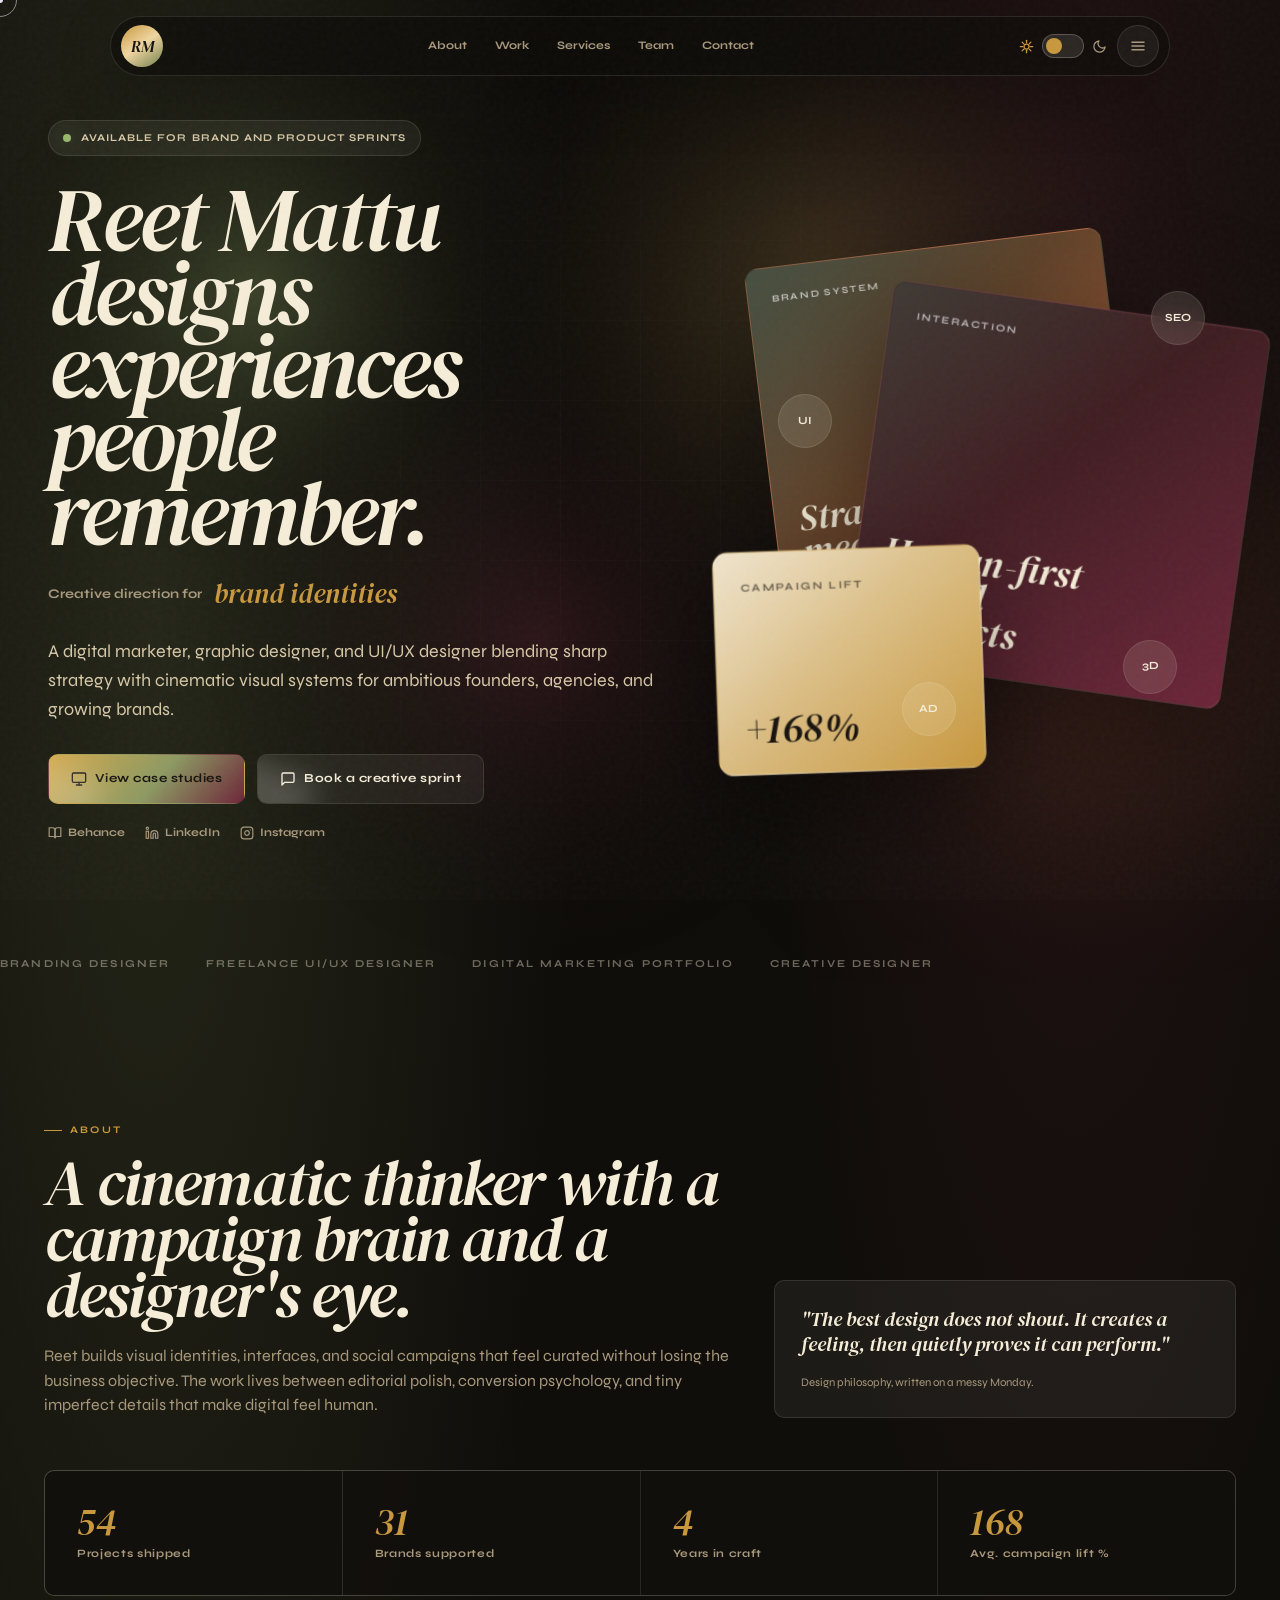
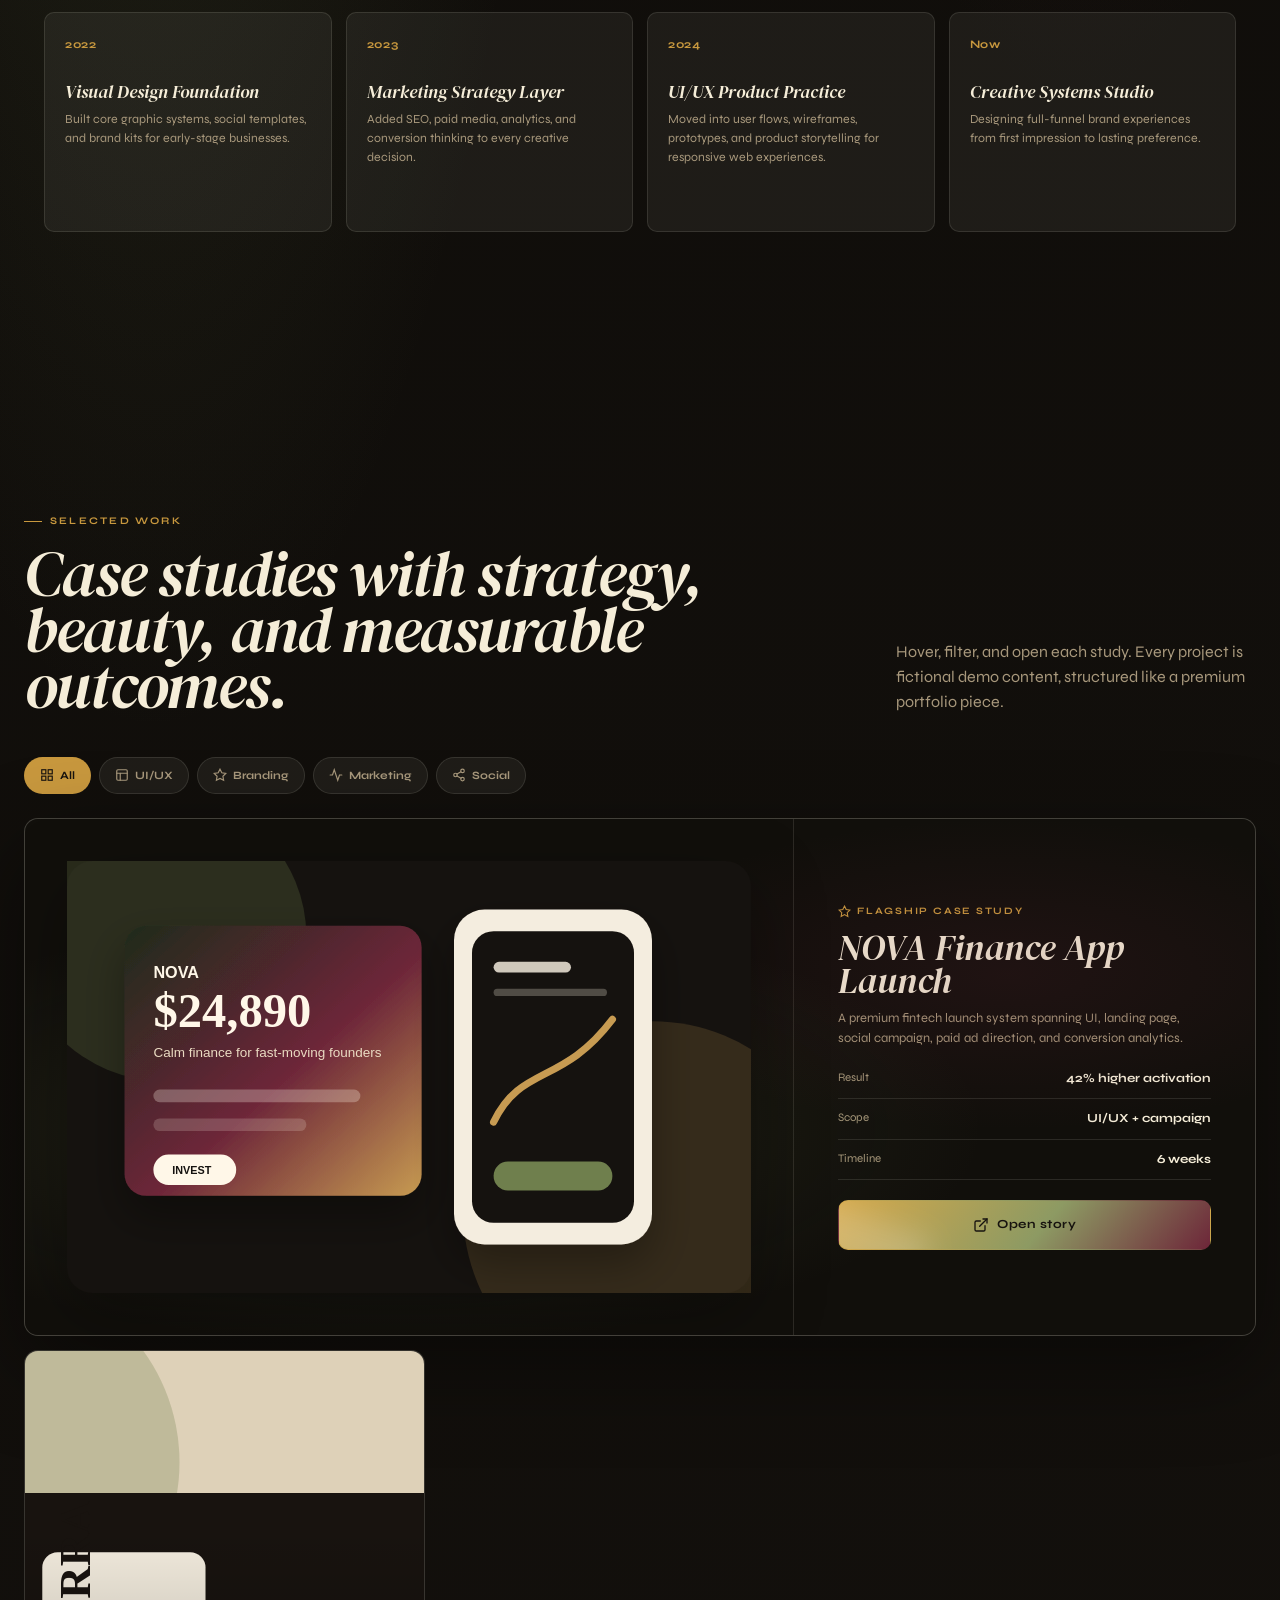
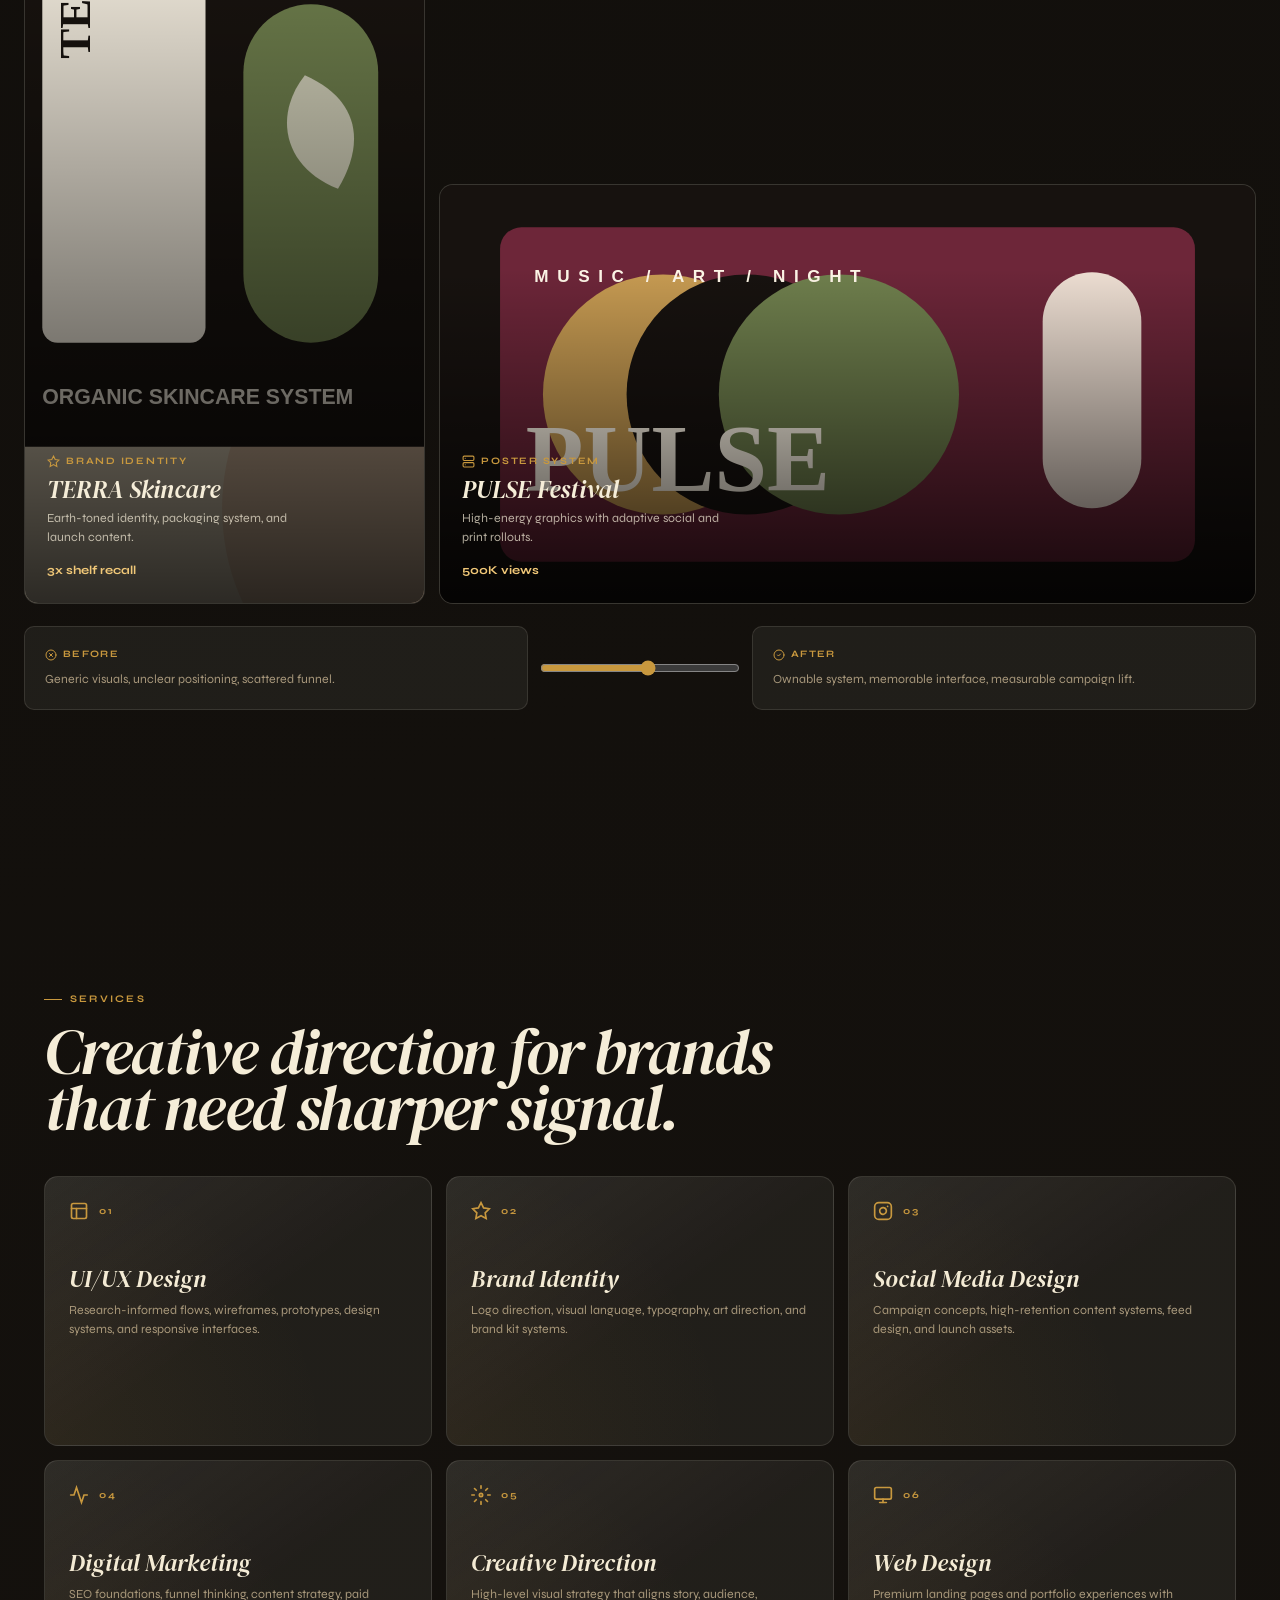
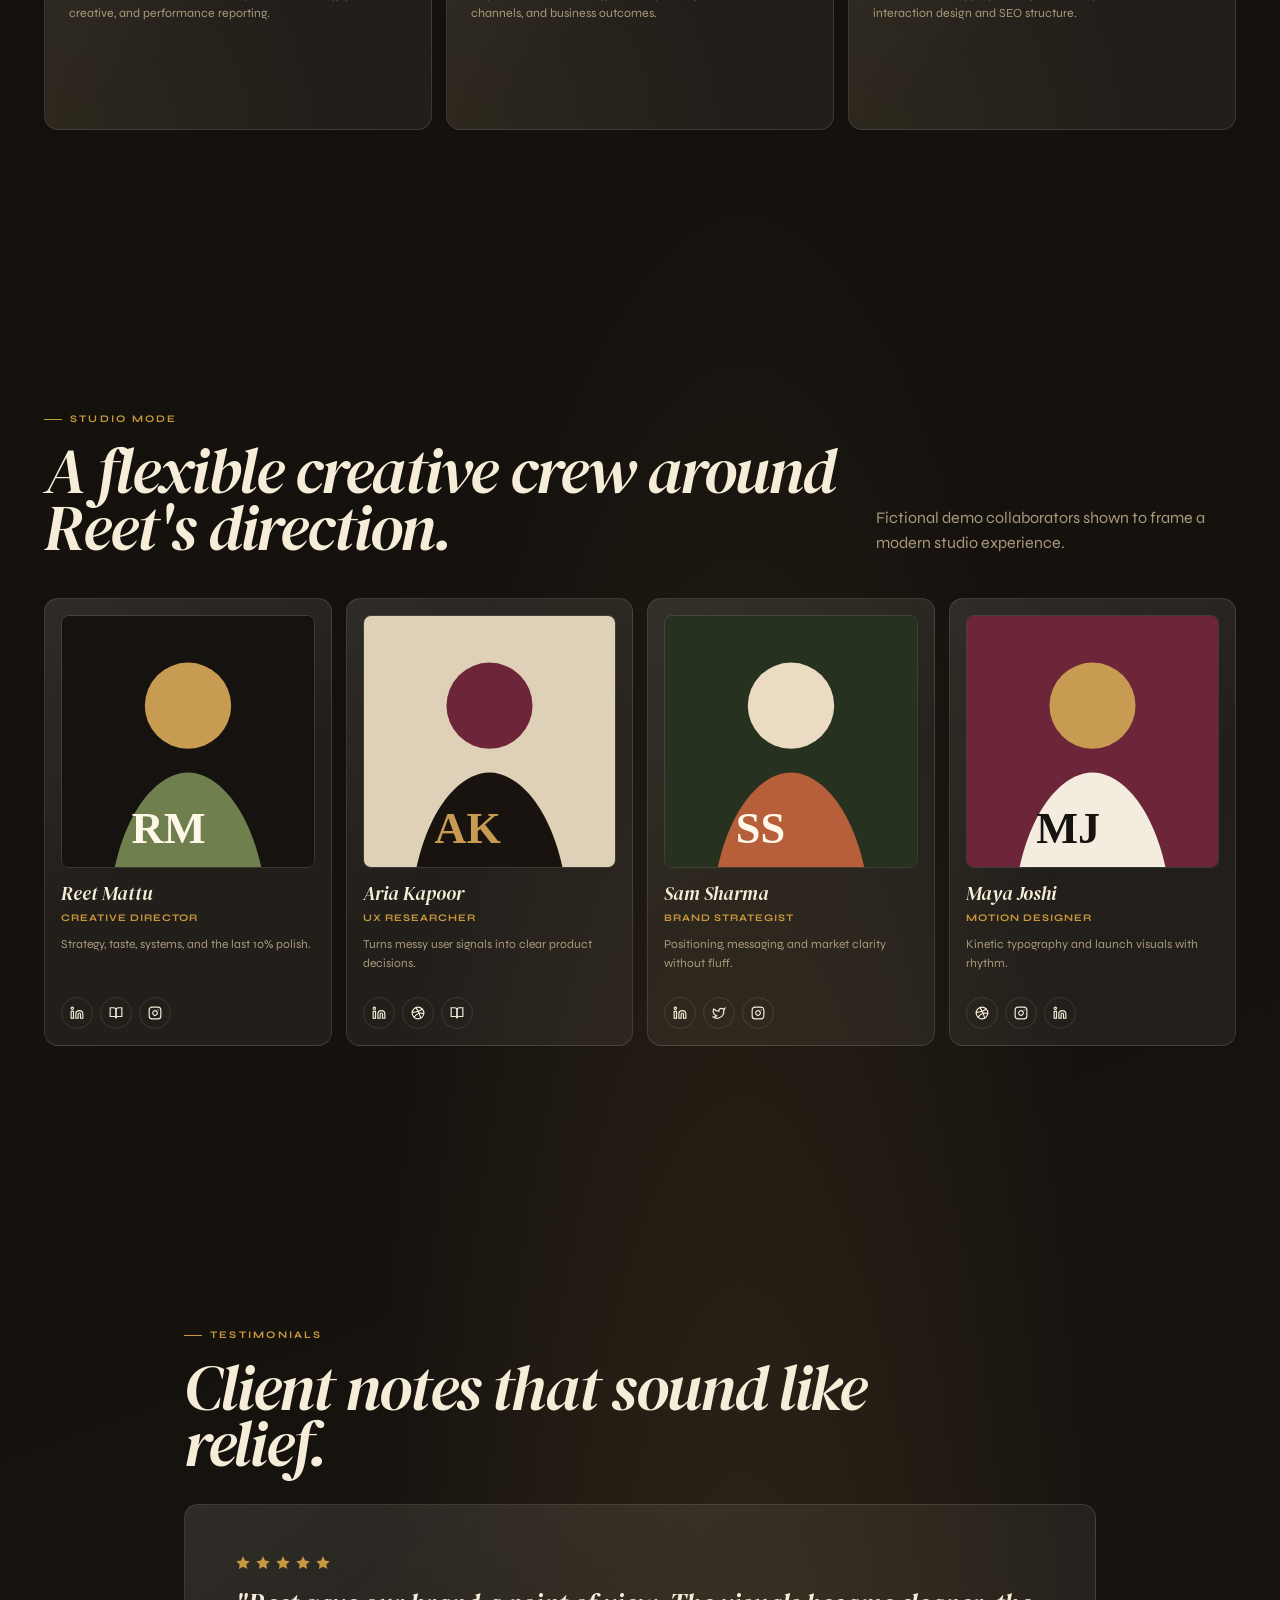
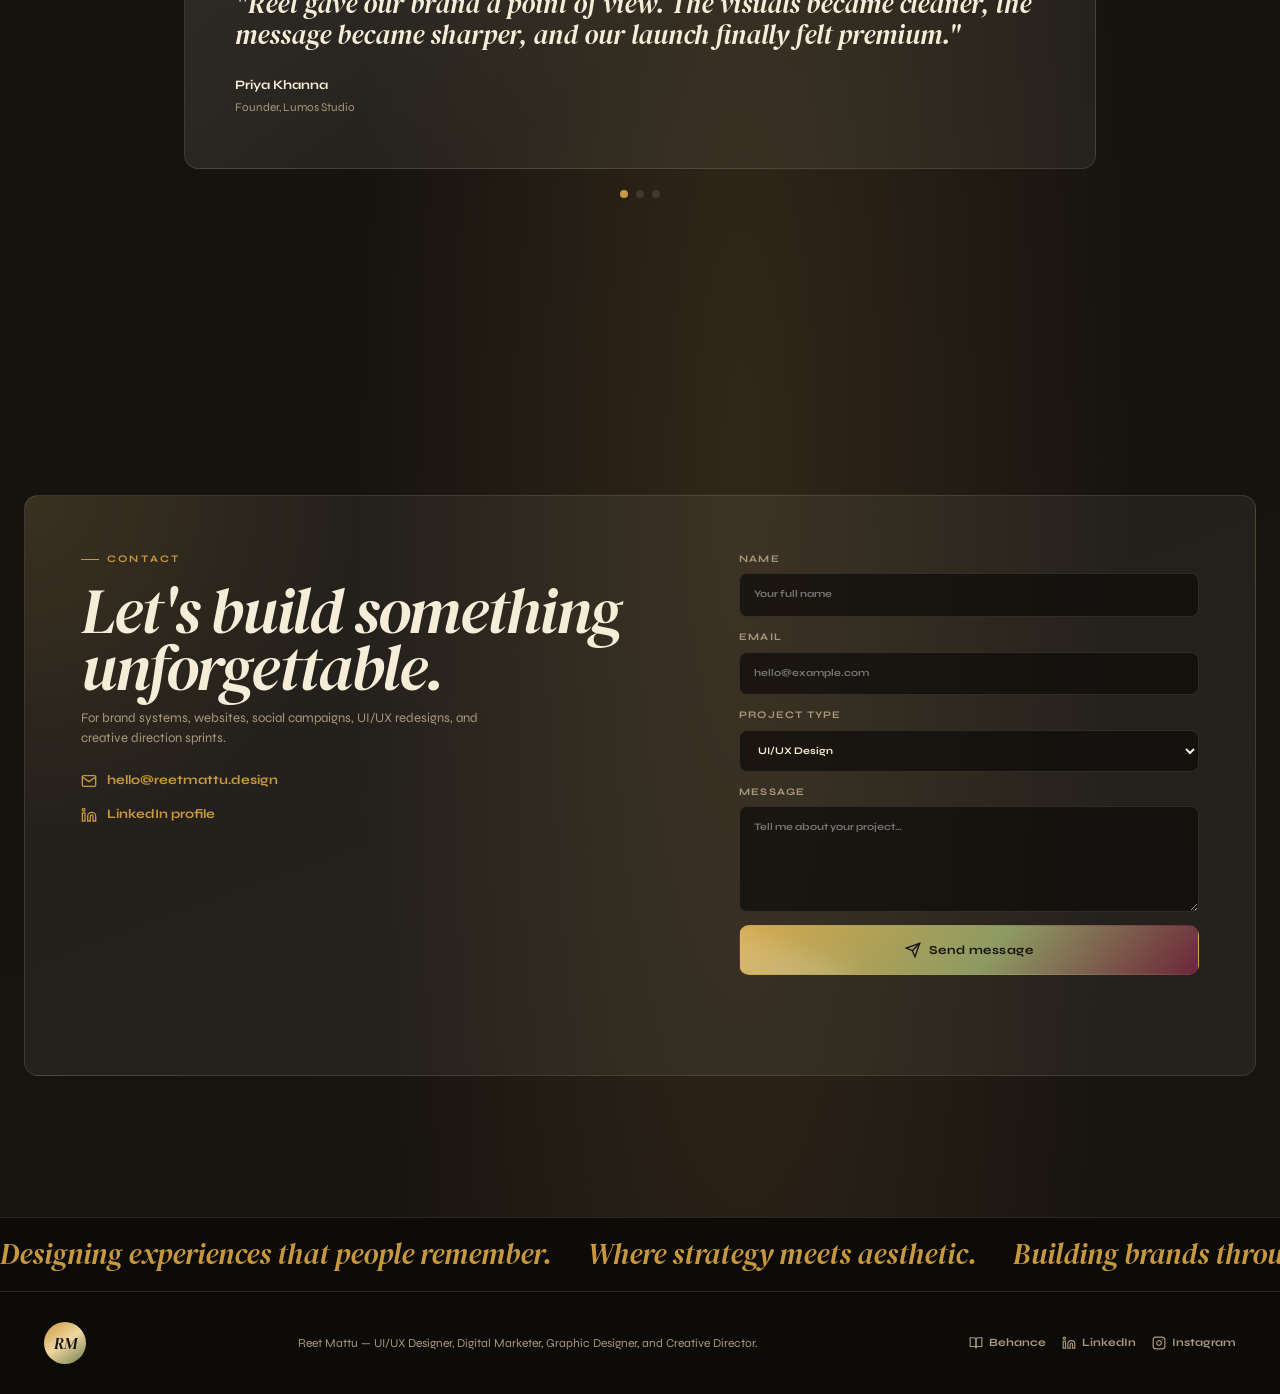
<file: index.html>
<!DOCTYPE html>
<html lang="en" data-theme="dark">
<head>
  <meta charset="UTF-8" />
  <meta name="viewport" content="width=device-width, initial-scale=1.0" />
  <title>Reet Mattu | UI/UX Designer, Digital Marketer & Graphic Designer Portfolio</title>
  <meta name="description" content="Award-worthy portfolio of Reet Mattu, a UI/UX Designer, Digital Marketer, Graphic Designer, Creative Designer, Freelance UI/UX Designer, and Branding Designer crafting memorable brand experiences." />
  <meta name="keywords" content="UI/UX Designer Portfolio, Digital Marketing Portfolio, Graphic Designer Portfolio, Creative Designer, Freelance UI/UX Designer, Branding Designer, Reet Mattu" />
  <meta name="author" content="Reet Mattu" />
  <meta name="robots" content="index, follow" />
  <meta name="theme-color" content="#12100d" />
  <link rel="canonical" href="https://reetmattu.design/" />

  <meta property="og:type" content="website" />
  <meta property="og:title" content="Reet Mattu | Creative Designer Portfolio" />
  <meta property="og:description" content="Where strategy meets aesthetic. Explore premium UI/UX, branding, social media, and digital marketing case studies by Reet Mattu." />
  <meta property="og:image" content="assets/og-preview.svg" />
  <meta property="og:url" content="https://reetmattu.design/" />
  <meta name="twitter:card" content="summary_large_image" />
  <meta name="twitter:title" content="Reet Mattu | UI/UX, Marketing & Graphic Design Portfolio" />
  <meta name="twitter:description" content="A cinematic portfolio for a creative designer building brands through visuals and interaction." />
  <meta name="twitter:image" content="assets/og-preview.svg" />

  <link rel="preconnect" href="https://fonts.googleapis.com" />
  <link rel="preconnect" href="https://fonts.gstatic.com" crossorigin />
  <link href="https://fonts.googleapis.com/css2?family=DM+Serif+Display:ital@0;1&family=Syne:wght@400;600;700;800&display=swap" rel="stylesheet" />
  <link rel="stylesheet" href="css/swiper-bundle.min.css" />

  <script type="application/ld+json">
  {
    "@context": "https://schema.org",
    "@type": "Person",
    "name": "Reet Mattu",
    "jobTitle": ["UI/UX Designer", "Digital Marketer", "Graphic Designer", "Branding Designer"],
    "url": "https://reetmattu.design/",
    "sameAs": ["https://www.behance.net/", "https://www.linkedin.com/", "https://www.instagram.com/"],
    "knowsAbout": ["UI/UX Design", "Brand Identity", "Digital Marketing", "Social Media Design", "Creative Direction", "Web Design"],
    "address": { "@type": "PostalAddress", "addressLocality": "Chandigarh", "addressCountry": "India" }
  }
  </script>

  <style>
    /* ─── TOKENS ─── */
    :root {
      color-scheme: dark;
      --bg: #0e0c09;
      --bg-2: #181410;
      --surface: rgba(255,248,232,.06);
      --surface-strong: rgba(255,248,232,.11);
      --text: #f5edd8;
      --muted: #a8987c;
      --soft: #d8c9a8;
      --line: rgba(255,248,232,.11);
      --line-strong: rgba(255,248,232,.22);
      --gold: #c8983e;
      --gold-light: #e8bf7a;
      --green: #6f7f4d;
      --rust: #b35a35;
      --burgundy: #6d2639;
      --shadow: 0 32px 90px rgba(0,0,0,.42);
      --font-sans: "Syne", system-ui, sans-serif;
      --font-display: "DM Serif Display", Georgia, serif;
      --ease: cubic-bezier(.2,.8,.2,1);
      --radius: 10px;
      --radius-lg: 14px;
      --max: 1240px;
    }

    [data-theme="light"] {
      color-scheme: light;
      --bg: #f2e8d5;
      --bg-2: #e6d9c2;
      --surface: rgba(18,16,13,.05);
      --surface-strong: rgba(18,16,13,.09);
      --text: #1a150e;
      --muted: #6b5c42;
      --soft: #3a2e1e;
      --line: rgba(18,16,13,.12);
      --line-strong: rgba(18,16,13,.24);
      --shadow: 0 32px 90px rgba(74,54,28,.18);
    }

    /* ─── RESET ─── */
    *, *::before, *::after { box-sizing: border-box; margin: 0; }
    html { scroll-behavior: auto; background: var(--bg); font-size: 14px; }
    body {
      font-family: var(--font-sans);
      background:
        radial-gradient(ellipse 60% 40% at 12% 8%, rgba(111,127,77,.22) 0%, transparent 55%),
        radial-gradient(ellipse 50% 36% at 84% 4%, rgba(109,38,57,.2) 0%, transparent 50%),
        radial-gradient(ellipse 55% 45% at 58% 88%, rgba(199,155,82,.15) 0%, transparent 55%),
        linear-gradient(160deg, var(--bg) 0%, var(--bg-2) 100%);
      color: var(--text);
      line-height: 1.55;
      overflow-x: hidden;
      -webkit-font-smoothing: antialiased;
    }

    /* Film grain */
    body::after {
      content: "";
      position: fixed; inset: 0;
      pointer-events: none; z-index: 9000;
      opacity: .04;
      background-image: url("data:image/svg+xml,%3Csvg viewBox='0 0 220 220' xmlns='http://www.w3.org/2000/svg'%3E%3Cfilter id='n'%3E%3CfeTurbulence type='fractalNoise' baseFrequency='.85' numOctaves='3' stitchTiles='stitch'/%3E%3C/filter%3E%3Crect width='100%25' height='100%25' filter='url(%23n)' opacity='.8'/%3E%3C/svg%3E");
    }

    img { display: block; max-width: 100%; height: auto; }
    a { color: inherit; text-decoration: none; }
    button, input, textarea, select { font: inherit; color: inherit; }
    button { border: 0; cursor: pointer; background: none; }
    ::selection { background: var(--gold); color: #17130f; }

    /* ─── SKIP ─── */
    .skip-link {
      position: fixed; top: 12px; left: 12px; z-index: 10001;
      padding: 10px 14px; background: var(--text); color: var(--bg);
      border-radius: var(--radius);
      transform: translateY(-140%); transition: transform .3s;
    }
    .skip-link:focus { transform: translateY(0); }

    /* ─── LOADER ─── */
    .loader {
      position: fixed; inset: 0; z-index: 10000;
      display: grid; place-items: center; align-content: center; gap: 24px;
      background: #0e0c09;
      transition: opacity .7s var(--ease), visibility .7s var(--ease);
    }
    .loader.hidden { opacity: 0; visibility: hidden; pointer-events: none; }
    .loader-mark {
      font: italic 400 clamp(4rem,11vw,9rem)/.85 var(--font-display);
      letter-spacing: -.03em;
      color: transparent;
      -webkit-text-stroke: 1px rgba(255,247,232,.6);
    }
    .loader-track { width: min(300px,70vw); height: 1px; background: rgba(255,255,255,.14); overflow: hidden; border-radius: 99px; }
    .loader-track span { display: block; width: 0%; height: 100%; background: linear-gradient(90deg, var(--green), var(--gold), var(--rust)); border-radius: 99px; }
    .loader p { margin: 0; color: var(--muted); font-size: .72rem; letter-spacing: .2em; text-transform: uppercase; }

    /* ─── CURSOR ─── */
    .cursor { position: fixed; inset: 0; z-index: 9999; pointer-events: none; mix-blend-mode: difference; }
    .cursor span, .cursor i {
      position: fixed; left: 0; top: 0; border-radius: 999px;
      transform: translate(-50%,-50%);
    }
    .cursor span { width: 6px; height: 6px; background: white; }
    .cursor i { width: 34px; height: 34px; border: 1px solid rgba(255,255,255,.55); transition: width .25s, height .25s; }
    .cursor.is-hover i { width: 64px; height: 64px; }

    /* ─── PROGRESS ─── */
    .progress { position: fixed; inset: 0 0 auto; height: 2px; z-index: 9998; }
    .progress span { display: block; width: 0; height: 100%; background: linear-gradient(90deg, var(--green), var(--gold), var(--burgundy)); }

    /* ─── NAV DOCK ─── */
    .dock {
      position: fixed; top: 16px; left: 50%; z-index: 1000;
      width: min(calc(100% - 24px), 1060px);
      transform: translateX(-50%);
      display: flex; align-items: center; justify-content: space-between; gap: 16px;
      padding: 8px 10px;
      border: 1px solid var(--line);
      border-radius: 999px;
      background: color-mix(in srgb, var(--bg) 68%, transparent);
      box-shadow: 0 20px 60px rgba(0,0,0,.18);
      backdrop-filter: blur(24px);
    }
    .brand {
      display: grid; place-items: center;
      width: 42px; height: 42px; border-radius: 50%;
      background: linear-gradient(145deg, var(--gold), #f0d6a0 48%, var(--green));
      color: #17130f;
      font: italic 400 1.15rem var(--font-display);
      flex-shrink: 0;
    }
    .dock-links { display: flex; align-items: center; gap: 2px; }
    .dock-links a {
      padding: 9px 13px; border-radius: 999px;
      color: var(--muted); font-weight: 700; font-size: .82rem;
      transition: color .2s, background .2s;
    }
    .dock-links a:hover { color: var(--text); background: var(--surface); }
    .dock-actions { display: flex; align-items: center; gap: 10px; }

    /* ─── THEME SWITCH ─── */
    .theme-switch { display: flex; align-items: center; gap: 8px; }
    .theme-switch svg { width: 15px; height: 15px; color: var(--muted); flex-shrink: 0; transition: color .3s; }
    .switch-track {
      position: relative; width: 42px; height: 24px;
      border-radius: 999px;
      background: var(--surface-strong);
      border: 1px solid var(--line-strong);
      cursor: pointer; transition: background .3s;
    }
    .switch-track::after {
      content: "";
      position: absolute; top: 3px; left: 3px;
      width: 16px; height: 16px; border-radius: 50%;
      background: var(--gold);
      transition: transform .35s var(--ease), background .3s;
    }
    [data-theme="light"] .switch-track::after { transform: translateX(18px); }
    [data-theme="light"] .theme-switch .icon-moon { color: var(--gold); }
    [data-theme="dark"] .theme-switch .icon-sun { color: var(--gold); }

    /* ─── ICON BUTTON ─── */
    .icon-btn {
      display: grid; place-items: center;
      width: 42px; height: 42px; border-radius: 50%;
      background: var(--surface); border: 1px solid var(--line);
      transition: background .2s, border-color .2s;
      color: var(--muted);
    }
    .icon-btn:hover { background: var(--surface-strong); border-color: var(--line-strong); color: var(--text); }
    .icon-btn svg { width: 18px; height: 18px; }

    /* Menu button */
    .menu-btn {
      display: grid; place-items: center;
      width: 42px; height: 42px; border-radius: 50%;
      background: var(--surface); border: 1px solid var(--line);
      color: var(--muted);
      transition: background .2s, border-color .2s, color .2s;
      flex-shrink: 0;
    }
    .menu-btn:hover { background: var(--surface-strong); border-color: var(--line-strong); color: var(--text); }
    .menu-btn svg { width: 18px; height: 18px; }
    .menu-btn .icon-close { display: none; }
    .menu-btn.is-open .icon-menu  { display: none; }
    .menu-btn.is-open .icon-close { display: block; }

    /* ─── MENU PANEL ─── */
    .menu-panel {
      position: fixed; inset: 0 0 0 auto; z-index: 1200;
      width: min(420px,100%);
      transform: translateX(105%);
      transition: transform .65s var(--ease);
      background: color-mix(in srgb, var(--bg) 88%, transparent);
      backdrop-filter: blur(28px);
      border-left: 1px solid var(--line);
    }
    .menu-panel.open { transform: translateX(0); }
    .menu-panel-inner { padding: 32px; min-height: 100%; display: grid; align-content: center; gap: 18px; }
    .close-menu { position: absolute; top: 20px; right: 20px; }
    .menu-panel a:not(.brand) { font: italic 400 clamp(1.7rem,5vw,3.2rem)/1.05 var(--font-display); color: var(--text); display: block; transition: color .2s, transform .2s; }
    .menu-panel a:not(.brand):hover { color: var(--gold); transform: translateX(6px); }
    .menu-panel p { color: var(--muted); max-width: 28ch; font-size: .88rem; }

    /* ─── SECTIONS ─── */
    .section {
      position: relative;
      max-width: var(--max);
      margin: 0 auto;
      padding: clamp(80px,11vw,148px) 24px;
    }
    .section-kicker {
      width: fit-content; margin-bottom: 16px;
      color: var(--gold); font-size: .72rem; font-weight: 700;
      letter-spacing: .22em; text-transform: uppercase;
      display: flex; align-items: center; gap: 8px;
    }
    .section-kicker::before {
      content: ""; width: 18px; height: 1px; background: var(--gold);
    }
    .section-title {
      max-width: 920px;
      font: italic 400 clamp(2.2rem,5vw,5rem)/.88 var(--font-display);
      letter-spacing: -.03em;
    }
    .section-title.narrow { max-width: 780px; }
    .section-head {
      display: grid;
      grid-template-columns: minmax(0,1fr) minmax(240px,360px);
      gap: 28px; align-items: end; margin-bottom: 42px;
    }
    .section-note, .large-copy { color: var(--muted); font-size: clamp(.98rem,1.7vw,1.15rem); }

    /* ─── HERO ─── */
    .hero {
      max-width: none;
      min-height: 100svh;
      display: grid; align-items: center;
      padding-top: 120px;
      overflow: hidden;
    }
    #orbCanvas { position: absolute; inset: 0; width: 100%; height: 100%; opacity: .65; }
    .hero-noise {
      position: absolute; inset: 0;
      background:
        linear-gradient(90deg,rgba(255,255,255,.025) 1px,transparent 1px),
        linear-gradient(rgba(255,255,255,.02) 1px,transparent 1px);
      background-size: 80px 80px;
      mask-image: radial-gradient(circle at center, black, transparent 72%);
    }
    .hero-layout {
      position: relative; z-index: 1;
      width: min(var(--max), calc(100% - 48px));
      margin: 0 auto;
      display: grid;
      grid-template-columns: minmax(0,1.1fr) minmax(320px,.9fr);
      gap: clamp(32px,6vw,80px); align-items: center;
    }
    .availability {
      display: inline-flex; align-items: center; gap: 10px;
      margin: 0 0 26px;
      padding: 9px 14px;
      border: 1px solid var(--line); border-radius: 999px;
      background: var(--surface); color: var(--soft);
      font-size: .74rem; font-weight: 700; letter-spacing: .1em; text-transform: uppercase;
    }
    .availability-dot { width: 8px; height: 8px; border-radius: 50%; background: #98b86b; box-shadow: 0 0 20px #98b86b88; animation: pulse 2.4s ease-in-out infinite; }
    @keyframes pulse { 0%,100% { opacity:1; transform:scale(1); } 50% { opacity:.7; transform:scale(1.2); } }
    .hero-title {
      max-width: 880px;
      font: italic 400 clamp(3rem,7vw,6.8rem)/.82 var(--font-display);
      letter-spacing: -.04em;
    }
    .role-line { display: flex; flex-wrap: wrap; gap: 8px 12px; align-items: center; margin: 24px 0 0; color: var(--muted); font-weight: 700; font-size: .94rem; }
    .role-line strong { color: var(--gold); font-size: clamp(1.2rem,2.2vw,1.9rem); font-style: italic; font-family: var(--font-display); font-weight: 400; }
    .hero-text { max-width: 660px; margin: 22px 0 0; color: var(--soft); font-size: clamp(1rem,1.55vw,1.28rem); line-height: 1.62; }
    .hero-actions, .hero-social { display: flex; flex-wrap: wrap; gap: 12px; margin-top: 30px; }
    .hero-social { gap: 20px; margin-top: 20px; }
    .hero-social a {
      display: flex; align-items: center; gap: 6px;
      color: var(--muted); font-size: .82rem; font-weight: 700;
      transition: color .25s;
    }
    .hero-social a:hover { color: var(--text); }
    .hero-social svg { width: 14px; height: 14px; }

    /* ─── BUTTONS ─── */
    .button {
      position: relative;
      display: inline-flex; align-items: center; justify-content: center; gap: 8px;
      min-height: 50px; padding: 14px 22px;
      border-radius: var(--radius); border: 1px solid var(--line);
      font-weight: 700; font-size: .88rem; letter-spacing: .04em;
      overflow: hidden; transition: transform .3s var(--ease), box-shadow .3s var(--ease);
    }
    .button svg { width: 16px; height: 16px; flex-shrink: 0; }
    .button::after {
      content: ""; position: absolute;
      inset: auto auto -40% -20%; width: 44%; height: 120%;
      transform: rotate(20deg);
      background: rgba(255,255,255,.18); filter: blur(14px);
      transition: transform .55s var(--ease);
    }
    .button:hover::after { transform: translateX(260%) rotate(20deg); }
    .button:hover { transform: translateY(-2px); }
    .button-primary {
      background: linear-gradient(130deg, #d4a84a 0%, #8d9a63 55%, #6d2639 100%);
      color: #17130f; border-color: transparent;
    }
    .button-ghost { background: var(--surface); color: var(--text); }

    /* ─── HERO ART ─── */
    .hero-art { position: relative; min-height: 520px; perspective: 1400px; }
    .poster-stack { position: absolute; inset: 0; transform-style: preserve-3d; }
    .poster {
      position: absolute; display: grid; align-content: space-between;
      width: 72%; min-height: 360px; padding: 24px;
      border-radius: var(--radius-lg); border: 1px solid var(--line);
      box-shadow: var(--shadow); overflow: hidden;
    }
    .poster::before {
      content: ""; position: absolute; inset: 0;
      background: linear-gradient(135deg,rgba(255,255,255,.15),transparent 44%);
      pointer-events: none;
    }
    .poster small { position: relative; color: rgba(255,255,255,.65); font-weight: 700; letter-spacing: .18em; font-size: .68rem; }
    .poster strong { position: relative; max-width: 11ch; font: italic 400 clamp(1.5rem,2.8vw,3rem)/.9 var(--font-display); }
    .poster-a { left: 6%; top: 5%; background: linear-gradient(140deg,#263120,#b35a35); transform: rotate(-7deg); }
    .poster-a span { position: absolute; right: 26px; top: 85px; width: 110px; height: 110px; border-radius: 50%; border: 1px solid rgba(255,255,255,.45); }
    .poster-b { right: 0; top: 18%; background: linear-gradient(140deg,#1f1812,#6d2639); transform: translateZ(80px) rotate(8deg); }
    .poster-c { left: 2%; bottom: 0; min-height: 200px; width: 48%; background: linear-gradient(140deg,#ede0c4,#c8983e); color: #17130f; transform: translateZ(150px) rotate(-2deg); }
    .poster-c small { color: rgba(23,19,15,.6); }
    .hero-orbit { position: absolute; inset: 10% 0 0 8%; pointer-events: none; animation: slowspin 24s linear infinite; }
    .hero-orbit span {
      position: absolute; display: grid; place-items: center;
      width: 54px; height: 54px; border-radius: 50%;
      background: var(--surface-strong); border: 1px solid var(--line);
      backdrop-filter: blur(12px); color: var(--text);
      font-weight: 700; font-size: .78rem;
    }
    .hero-orbit span:nth-child(1) { left:1%;top:26%; }
    .hero-orbit span:nth-child(2) { right:6%;top:4%; }
    .hero-orbit span:nth-child(3) { right:12%;bottom:10%; }
    .hero-orbit span:nth-child(4) { left:28%;bottom:1%; }
    @keyframes slowspin { to { transform: rotate(360deg); } }
    .hero-marquee {
      position: absolute; z-index: 1;
      left: 0; right: 0; bottom: 12px;
      display: flex; gap: 36px; overflow: hidden;
      color: color-mix(in srgb, var(--text) 40%, transparent);
      font: 700 .76rem var(--font-sans);
      letter-spacing: .2em; text-transform: uppercase; white-space: nowrap;
    }
    .hero-marquee span { animation: marquee 22s linear infinite; }
    @keyframes marquee { to { transform: translateX(-100vw); } }

    /* ─── ABOUT ─── */
    .about-grid { display: grid; grid-template-columns: minmax(0,1.2fr) minmax(260px,.8fr); gap: 36px; align-items: end; }
    .philosophy {
      padding: 26px; border: 1px solid var(--line); border-radius: var(--radius);
      background: var(--surface); transform: rotate(1.2deg);
    }
    .philosophy p { font: italic 400 1.45rem/1.25 var(--font-display); }
    .philosophy span { display: block; margin-top: 16px; color: var(--muted); font-size: .82rem; }
    .metric-strip {
      display: grid; grid-template-columns: repeat(4,1fr);
      gap: 1px; margin-top: 52px;
      border: 1px solid var(--line); background: var(--line);
      border-radius: var(--radius); overflow: hidden;
    }
    .metric-strip div { padding: clamp(18px,3vw,32px); background: color-mix(in srgb, var(--bg) 88%, transparent); }
    .metric-strip strong { display: block; font: italic 400 clamp(1.8rem,3vw,3.2rem)/1 var(--font-display); color: var(--gold); }
    .metric-strip span { color: var(--muted); font-weight: 700; font-size: .8rem; letter-spacing: .06em; }
    .journey { display: grid; grid-template-columns: repeat(4,1fr); gap: 14px; margin-top: 16px; }
    .timeline-card { min-height: 220px; padding: 20px; border: 1px solid var(--line); border-radius: var(--radius); background: var(--surface); }
    .timeline-card span { color: var(--gold); font-weight: 700; font-size: .82rem; letter-spacing: .06em; }
    .timeline-card h3 { margin: 28px 0 8px; font: italic 400 1.25rem/1.05 var(--font-display); }
    .timeline-card p { margin: 0; color: var(--muted); font-size: .88rem; }

    /* ─── WORK ─── */
    .work { max-width: none; }
    .work > * { max-width: var(--max); margin-left: auto; margin-right: auto; }
    .filters { display: flex; flex-wrap: wrap; gap: 8px; margin-bottom: 24px; }
    .filters button {
      display: flex; align-items: center; gap: 6px;
      padding: 9px 15px; border: 1px solid var(--line); border-radius: 999px;
      background: var(--surface); color: var(--muted);
      font-weight: 700; font-size: .8rem; transition: all .25s;
    }
    .filters button svg { width: 14px; height: 14px; }
    .filters button.active, .filters button:hover { color: #17130f; background: var(--gold); border-color: transparent; }
    .featured-case {
      display: grid; grid-template-columns: minmax(0,1.25fr) minmax(280px,.75fr);
      gap: 1px; border: 1px solid var(--line); border-radius: var(--radius-lg);
      overflow: hidden; background: var(--line); box-shadow: var(--shadow);
    }
    .case-visual, .case-copy { background: color-mix(in srgb, var(--bg) 88%, transparent); }
    .case-visual { min-height: 460px; display: grid; place-items: center; padding: clamp(16px,4vw,42px); }
    .case-visual img { width: min(720px,100%); filter: drop-shadow(0 22px 36px rgba(0,0,0,.3)); }
    .case-copy { padding: clamp(22px,4vw,44px); display: grid; align-content: center; }
    .case-copy > span, .work-card span { color: var(--gold); font-size: .7rem; font-weight: 700; letter-spacing: .18em; text-transform: uppercase; display: flex; align-items: center; gap: 6px; }
    .case-copy > span svg, .work-card span svg { width: 13px; height: 13px; }
    .case-copy h3 { margin: 12px 0; font: italic 400 clamp(1.6rem,2.8vw,3rem)/.92 var(--font-display); }
    .case-copy p { color: var(--muted); font-size: .92rem; }
    .case-copy dl { display: grid; gap: 10px; margin: 20px 0; }
    .case-copy dl div { display: flex; justify-content: space-between; gap: 18px; border-bottom: 1px solid var(--line); padding-bottom: 10px; }
    .case-copy dt { color: var(--muted); font-size: .82rem; }
    .case-copy dd { margin: 0; font-weight: 700; font-size: .88rem; }
    .work-grid {
      display: grid; grid-template-columns: repeat(3,minmax(0,1fr));
      grid-auto-flow: dense; gap: 14px; margin-top: 14px;
    }
    .work-card {
      position: relative; min-height: 420px;
      display: grid; align-content: end;
      border-radius: var(--radius-lg); overflow: hidden;
      border: 1px solid var(--line); background: var(--surface);
      transition: transform .45s var(--ease);
    }
    .work-card.hidden { display: none; }
    .work-card.tall { grid-row: span 2; min-height: 620px; }
    .work-card.wide { grid-column: span 2; }
    .work-card img { position: absolute; inset: 0; width: 100%; height: 100%; object-fit: cover; transition: transform .75s var(--ease), filter .75s var(--ease); }
    .work-card::after { content: ""; position: absolute; inset: 0; background: linear-gradient(180deg,transparent 20%,rgba(0,0,0,.8)); }
    .work-card div { position: relative; z-index: 1; padding: 22px; color: #f5edd8; }
    .work-card h3 { margin: 8px 0 7px; font: italic 400 1.8rem/1 var(--font-display); }
    .work-card p { margin: 0 0 12px; max-width: 40ch; color: rgba(245,237,216,.72); font-size: .88rem; }
    .work-card strong { color: #f1c878; font-size: .86rem; }
    .work-card:hover { transform: translateY(-7px); }
    .work-card:hover img { transform: scale(1.07); filter: saturate(1.14); }
    .comparison {
      display: grid; grid-template-columns: 1fr 200px 1fr;
      gap: 12px; align-items: stretch; margin-top: 22px;
    }
    .comparison > div { padding: 20px; border-radius: var(--radius); border: 1px solid var(--line); background: var(--surface); }
    .comparison span { color: var(--gold); font-weight: 700; text-transform: uppercase; letter-spacing: .14em; font-size: .7rem; display: flex; align-items: center; gap: 6px; }
    .comparison span svg { width: 12px; height: 12px; }
    .comparison p { margin: 8px 0 0; color: var(--muted); font-size: .88rem; }
    .comparison input { accent-color: var(--gold); }

    /* ─── SERVICES ─── */
    .service-grid { display: grid; grid-template-columns: repeat(3,minmax(0,1fr)); gap: 14px; margin-top: 40px; }
    .service-card {
      min-height: 270px; padding: 24px;
      border: 1px solid var(--line); border-radius: var(--radius-lg);
      background: linear-gradient(145deg,rgba(255,255,255,.06),transparent 52%), var(--surface);
      transition: transform .45s var(--ease), border-color .45s var(--ease);
      position: relative; overflow: hidden;
    }
    .service-card::after { content: ""; position: absolute; inset: 0; background: radial-gradient(circle at 0% 100%, rgba(199,152,62,.07), transparent 60%); pointer-events: none; }
    .service-num { display: flex; align-items: center; gap: 10px; color: var(--gold); font-size: .7rem; font-weight: 700; letter-spacing: .18em; }
    .service-num svg { width: 20px; height: 20px; }
    .service-card h3 { margin: 46px 0 10px; font: italic 400 1.7rem/1 var(--font-display); }
    .service-card p { margin: 0; color: var(--muted); font-size: .88rem; }
    .service-card:hover { transform: translateY(-8px) rotate(.35deg); border-color: color-mix(in srgb, var(--gold) 65%, transparent); }

    /* ─── TEAM ─── */
    .team-grid { display: grid; grid-template-columns: repeat(4,minmax(0,1fr)); gap: 14px; margin-top: 40px; }
    .person-card {
      padding: 16px; border: 1px solid var(--line); border-radius: var(--radius-lg);
      background: linear-gradient(145deg,rgba(255,255,255,.06),transparent 52%), var(--surface);
      transition: transform .45s var(--ease);
    }
    .person-card:hover { transform: translateY(-7px); }
    .person-card img { width: 100%; aspect-ratio: 1; object-fit: cover; border-radius: 8px; border: 1px solid var(--line); }
    .person-card h3 { margin: 16px 0 2px; font: italic 400 1.38rem/1 var(--font-display); }
    .person-card > span { color: var(--gold); font-weight: 700; font-size: .72rem; letter-spacing: .1em; text-transform: uppercase; }
    .person-card p { color: var(--muted); min-height: 50px; margin: 8px 0 12px; font-size: .86rem; }
    .person-links { display: flex; gap: 7px; }
    .person-links a {
      display: flex; align-items: center; justify-content: center;
      width: 32px; height: 32px;
      border: 1px solid var(--line); border-radius: 50%;
      font-size: .72rem; font-weight: 700;
      transition: border-color .2s, color .2s;
    }
    .person-links a:hover { border-color: var(--gold); color: var(--gold); }

    /* ─── TESTIMONIALS ─── */
    .testimonials { max-width: 960px; }
    .testimonialSwiper { margin-top: 32px; padding-bottom: 44px; overflow: hidden; }
    .testimonial-card { padding: clamp(24px,5vw,50px); border: 1px solid var(--line); border-radius: var(--radius-lg); background: linear-gradient(145deg,rgba(255,255,255,.06),transparent 52%), var(--surface); }
    .stars { display: flex; gap: 4px; color: var(--gold); margin-bottom: 18px; }
    .stars svg { width: 16px; height: 16px; }
    .testimonial-card p { margin: 0 0 26px; font: italic 400 clamp(1.05rem,2.1vw,1.9rem)/1.15 var(--font-display); }
    .testimonial-card strong { display: block; font-weight: 700; font-size: .92rem; }
    .testimonial-card em { color: var(--muted); font-style: normal; font-size: .84rem; }
    .swiper-pagination-bullet { background: var(--muted); }
    .swiper-pagination-bullet-active { background: var(--gold); }

    /* ─── CONTACT ─── */
    .contact { max-width: none; }
    .contact-panel {
      max-width: var(--max); margin: 0 auto;
      display: grid; grid-template-columns: minmax(0,1fr) minmax(300px,460px);
      gap: 36px; padding: clamp(24px,5vw,56px);
      border: 1px solid var(--line); border-radius: var(--radius-lg);
      background: radial-gradient(circle at top left, rgba(199,152,62,.14), transparent 24rem), var(--surface);
    }
    .contact-panel p { color: var(--muted); max-width: 50ch; font-size: .94rem; margin-top: 12px; }
    .contact-info { display: flex; flex-direction: column; gap: 14px; margin-top: 22px; }
    .contact-info a {
      display: flex; align-items: center; gap: 10px;
      color: var(--gold); font-weight: 700; font-size: .92rem;
      transition: gap .25s;
    }
    .contact-info a:hover { gap: 14px; }
    .contact-info svg { width: 16px; height: 16px; flex-shrink: 0; }
    form { display: grid; gap: 13px; }
    label { display: grid; gap: 6px; color: var(--muted); font-size: .72rem; font-weight: 700; letter-spacing: .12em; text-transform: uppercase; }
    input, textarea, select {
      width: 100%; border: 1px solid var(--line); border-radius: 8px;
      background: color-mix(in srgb, var(--bg) 72%, transparent);
      padding: 13px 14px; outline: 0; color: var(--text);
      transition: border-color .25s, box-shadow .25s;
    }
    input:focus, textarea:focus, select:focus {
      border-color: var(--gold);
      box-shadow: 0 0 0 3px color-mix(in srgb, var(--gold) 15%, transparent);
    }
    .form-status { min-height: 1.4em; margin: 0; color: var(--gold); font-weight: 700; font-size: .86rem; }

    /* ─── CASE DIALOG ─── */
    .case-dialog {
      width: min(740px,calc(100% - 24px));
      border: 1px solid var(--line); border-radius: var(--radius-lg);
      padding: clamp(22px,5vw,46px);
      background: var(--bg); color: var(--text);
      box-shadow: var(--shadow);
    }
    .case-dialog::backdrop { background: rgba(0,0,0,.64); backdrop-filter: blur(14px); }
    .close-dialog { position: absolute; top: 14px; right: 14px; }
    .case-dialog > span { color: var(--gold); font-weight: 700; letter-spacing: .16em; text-transform: uppercase; font-size: .7rem; display: flex; align-items: center; gap: 6px; }
    .case-dialog > span svg { width: 13px; height: 13px; }
    .case-dialog h2 { margin: 10px 0; font: italic 400 clamp(1.6rem,3.8vw,2.8rem)/.92 var(--font-display); }
    .case-dialog > p { color: var(--muted); font-size: .92rem; }
    .case-dialog-grid { display: grid; grid-template-columns: repeat(3,1fr); gap: 10px; margin-top: 22px; }
    .case-dialog-grid div { padding: 14px; border: 1px solid var(--line); border-radius: 8px; background: var(--surface); }
    .case-dialog-grid strong { color: var(--gold); font-size: 1.1rem; font-style: italic; font-family: var(--font-display); font-weight: 400; }
    .case-dialog-grid p { color: var(--muted); margin: 8px 0 0; font-size: .84rem; }

    /* ─── FOOTER ─── */
    .footer { overflow: hidden; border-top: 1px solid var(--line); background: color-mix(in srgb, var(--bg) 94%, black); }
    .footer-marquee {
      display: flex; gap: 36px; padding: 22px 0;
      border-bottom: 1px solid var(--line); white-space: nowrap;
      color: var(--gold); font: italic 400 clamp(1.1rem,3vw,2.1rem)/1 var(--font-display);
    }
    .footer-marquee span { animation: marquee 20s linear infinite; }
    .footer-inner {
      max-width: var(--max); margin: 0 auto;
      padding: 30px 24px;
      display: flex; align-items: center; justify-content: space-between; gap: 20px;
    }
    .footer p { color: var(--muted); font-size: .86rem; }
    .footer-links { display: flex; flex-wrap: wrap; gap: 16px; }
    .footer-links a {
      display: flex; align-items: center; gap: 6px;
      color: var(--muted); font-weight: 700; font-size: .8rem;
      transition: color .2s;
    }
    .footer-links a:hover { color: var(--gold); }
    .footer-links svg { width: 14px; height: 14px; }

    /* ─── REVEAL ─── */
    .reveal { opacity: 0; transform: translateY(30px); transition: opacity .85s var(--ease), transform .85s var(--ease); }
    .reveal.in { opacity: 1; transform: translateY(0); }

    /* ─── AURORA BG ─── */
    .aurora { position: relative; overflow: hidden; }
    .aurora::before {
      content: ""; position: absolute; inset: 0;
      background: radial-gradient(ellipse 80% 70% at 30% 60%, rgba(111,127,77,.18), transparent 60%),
                  radial-gradient(ellipse 60% 55% at 80% 30%, rgba(109,38,57,.16), transparent 55%);
    }

    /* ─── REDUCED MOTION ─── */
    @media (prefers-reduced-motion: reduce) {
      *, *::before, *::after { animation-duration: .001ms !important; animation-iteration-count: 1 !important; transition-duration: .001ms !important; }
      .cursor { display: none; }
    }

    /* ─── RESPONSIVE ─── */
    @media (max-width: 980px) {
      .dock-links { display: none; }
      .hero-layout, .about-grid, .featured-case, .section-head, .contact-panel { grid-template-columns: 1fr; }
      .hero-art { min-height: 400px; }
      .journey, .metric-strip, .service-grid { grid-template-columns: repeat(2,minmax(0,1fr)); }
      .team-grid { grid-template-columns: repeat(2,minmax(0,1fr)); }
      .work-grid { grid-template-columns: repeat(2,minmax(0,1fr)); }
      .work-card.wide { grid-column: span 2; }
    }
    @media (max-width: 640px) {
      .cursor { display: none; }
      .section { padding-left: 16px; padding-right: 16px; }
      .hero { padding-top: 108px; }
      .hero-layout { width: calc(100% - 32px); }
      .hero-art { display: none; }
      .metric-strip, .journey, .service-grid, .team-grid, .work-grid, .comparison, .case-dialog-grid { grid-template-columns: 1fr; }
      .work-card, .work-card.tall { min-height: 400px; }
      .work-card.wide { grid-column: auto; }
      .case-visual { min-height: 300px; }
      .footer-inner { flex-direction: column; align-items: flex-start; }
    }
  </style>
</head>
<body>
  <a class="skip-link" href="#main">Skip to content</a>

  <div class="loader" id="loader" aria-label="Loading portfolio">
    <div class="loader-mark">RM</div>
    <div class="loader-track"><span id="loaderBar"></span></div>
    <p>Composing strategy, pixels, and motion</p>
  </div>

  <div class="cursor" id="cursor" aria-hidden="true"><span></span><i></i></div>
  <div class="progress" aria-hidden="true"><span id="scrollProgress"></span></div>

  <!-- ─── NAV ─── -->
  <nav class="dock" aria-label="Primary navigation">
    <a href="#home" class="brand" aria-label="Reet Mattu home">RM</a>
    <div class="dock-links">
      <a href="#about">About</a>
      <a href="#work">Work</a>
      <a href="#services">Services</a>
      <a href="#team">Team</a>
      <a href="#contact">Contact</a>
    </div>
    <div class="dock-actions">
      <!-- THEME SWITCH -->
      <div class="theme-switch" role="group" aria-label="Color theme">
        <!-- sun icon -->
        <svg class="icon-sun" viewBox="0 0 24 24" fill="none" stroke="currentColor" stroke-width="2" stroke-linecap="round" stroke-linejoin="round" aria-hidden="true"><circle cx="12" cy="12" r="4"/><line x1="12" y1="2" x2="12" y2="6"/><line x1="12" y1="18" x2="12" y2="22"/><line x1="4.93" y1="4.93" x2="7.76" y2="7.76"/><line x1="16.24" y1="16.24" x2="19.07" y2="19.07"/><line x1="2" y1="12" x2="6" y2="12"/><line x1="18" y1="12" x2="22" y2="12"/><line x1="4.93" y1="19.07" x2="7.76" y2="16.24"/><line x1="16.24" y1="7.76" x2="19.07" y2="4.93"/></svg>
        <button class="switch-track" id="themeToggle" aria-label="Toggle light and dark mode" role="switch" aria-checked="false"></button>
        <!-- moon icon -->
        <svg class="icon-moon" viewBox="0 0 24 24" fill="none" stroke="currentColor" stroke-width="2" stroke-linecap="round" stroke-linejoin="round" aria-hidden="true"><path d="M21 12.79A9 9 0 1 1 11.21 3 7 7 0 0 0 21 12.79z"/></svg>
      </div>
      <button class="menu-btn" id="menuToggle" aria-label="Open menu" aria-expanded="false">
        <svg class="icon-menu" viewBox="0 0 24 24" fill="none" stroke="currentColor" stroke-width="2" stroke-linecap="round" aria-hidden="true"><line x1="4" y1="7" x2="20" y2="7"/><line x1="4" y1="12" x2="20" y2="12"/><line x1="4" y1="17" x2="20" y2="17"/></svg>
        <svg class="icon-close" viewBox="0 0 24 24" fill="none" stroke="currentColor" stroke-width="2" stroke-linecap="round" aria-hidden="true"><line x1="18" y1="6" x2="6" y2="18"/><line x1="6" y1="6" x2="18" y2="18"/></svg>
      </button>
    </div>
  </nav>

  <!-- ─── SIDE MENU ─── -->
  <aside class="menu-panel" id="menuPanel" aria-hidden="true">
    <div class="menu-panel-inner">
      <button class="icon-btn close-menu" id="closeMenu" aria-label="Close menu">
        <svg viewBox="0 0 24 24" fill="none" stroke="currentColor" stroke-width="2" stroke-linecap="round"><line x1="18" y1="6" x2="6" y2="18"/><line x1="6" y1="6" x2="18" y2="18"/></svg>
      </button>
      <a href="#home">Home</a>
      <a href="#about">About</a>
      <a href="#work">Featured Work</a>
      <a href="#services">Services</a>
      <a href="#testimonials">Testimonials</a>
      <a href="#contact">Start a Project</a>
      <p>Small studio energy. Senior-level taste. Campaigns that know why they exist.</p>
    </div>
  </aside>

  <main id="main">
    <!-- ─── HERO ─── -->
    <section class="hero section" id="home" aria-labelledby="heroTitle">
      <canvas id="orbCanvas" aria-hidden="true"></canvas>
      <div class="hero-noise" aria-hidden="true"></div>
      <div class="hero-layout">
        <div class="hero-copy">
          <p class="availability reveal">
            <span class="availability-dot" aria-hidden="true"></span>
            Available for brand and product sprints
          </p>
          <h1 id="heroTitle" class="hero-title reveal">
            Reet Mattu designs experiences people remember.
          </h1>
          <p class="role-line reveal">
            <span>Creative direction for</span>
            <strong id="roleSwitcher">UI/UX systems</strong>
          </p>
          <p class="hero-text reveal">A digital marketer, graphic designer, and UI/UX designer blending sharp strategy with cinematic visual systems for ambitious founders, agencies, and growing brands.</p>
          <div class="hero-actions reveal">
            <a href="#work" class="button button-primary magnetic">
              <svg viewBox="0 0 24 24" fill="none" stroke="currentColor" stroke-width="2" stroke-linecap="round" stroke-linejoin="round" aria-hidden="true"><rect x="2" y="3" width="20" height="14" rx="2"/><line x1="8" y1="21" x2="16" y2="21"/><line x1="12" y1="17" x2="12" y2="21"/></svg>
              View case studies
            </a>
            <a href="#contact" class="button button-ghost magnetic">
              <svg viewBox="0 0 24 24" fill="none" stroke="currentColor" stroke-width="2" stroke-linecap="round" stroke-linejoin="round" aria-hidden="true"><path d="M21 15a2 2 0 0 1-2 2H7l-4 4V5a2 2 0 0 1 2-2h14a2 2 0 0 1 2 2z"/></svg>
              Book a creative sprint
            </a>
          </div>
          <div class="hero-social reveal" aria-label="Social links">
            <a href="#">
              <svg viewBox="0 0 24 24" fill="none" stroke="currentColor" stroke-width="2" stroke-linecap="round" aria-hidden="true"><path d="M2 3h6a4 4 0 0 1 4 4v14a3 3 0 0 0-3-3H2z"/><path d="M22 3h-6a4 4 0 0 0-4 4v14a3 3 0 0 1 3-3h7z"/></svg>
              Behance
            </a>
            <a href="#">
              <svg viewBox="0 0 24 24" fill="none" stroke="currentColor" stroke-width="2" stroke-linecap="round" aria-hidden="true"><path d="M16 8a6 6 0 0 1 6 6v7h-4v-7a2 2 0 0 0-2-2 2 2 0 0 0-2 2v7h-4v-7a6 6 0 0 1 6-6z"/><rect x="2" y="9" width="4" height="12"/><circle cx="4" cy="4" r="2"/></svg>
              LinkedIn
            </a>
            <a href="#">
              <svg viewBox="0 0 24 24" fill="none" stroke="currentColor" stroke-width="2" stroke-linecap="round" aria-hidden="true"><rect x="2" y="2" width="20" height="20" rx="5" ry="5"/><path d="M16 11.37A4 4 0 1 1 12.63 8 4 4 0 0 1 16 11.37z"/><line x1="17.5" y1="6.5" x2="17.51" y2="6.5"/></svg>
              Instagram
            </a>
          </div>
        </div>

        <div class="hero-art reveal" aria-label="Abstract portfolio identity artwork">
          <div class="poster-stack">
            <article class="poster poster-a">
              <small>BRAND SYSTEM</small>
              <strong>Strategy meets aesthetic</strong>
              <span></span>
            </article>
            <article class="poster poster-b">
              <small>INTERACTION</small>
              <strong>Human-first digital products</strong>
            </article>
            <article class="poster poster-c">
              <small>CAMPAIGN LIFT</small>
              <strong>+168%</strong>
            </article>
          </div>
          <div class="hero-orbit" aria-hidden="true"><span>UI</span><span>SEO</span><span>3D</span><span>AD</span></div>
        </div>
      </div>
      <div class="hero-marquee" aria-hidden="true">
        <span>Branding Designer</span><span>Freelance UI/UX Designer</span><span>Digital Marketing Portfolio</span><span>Creative Designer</span>
      </div>
    </section>

    <!-- ─── ABOUT ─── -->
    <section class="about section" id="about" aria-labelledby="aboutTitle">
      <div class="section-kicker reveal">About</div>
      <div class="about-grid">
        <div>
          <h2 id="aboutTitle" class="section-title reveal">A cinematic thinker with a campaign brain and a designer's eye.</h2>
          <p class="large-copy reveal" style="margin-top:20px;">Reet builds visual identities, interfaces, and social campaigns that feel curated without losing the business objective. The work lives between editorial polish, conversion psychology, and tiny imperfect details that make digital feel human.</p>
        </div>
        <div class="philosophy reveal">
          <p>"The best design does not shout. It creates a feeling, then quietly proves it can perform."</p>
          <span>Design philosophy, written on a messy Monday.</span>
        </div>
      </div>

      <div class="metric-strip reveal">
        <div><strong data-count="54">0</strong><span>Projects shipped</span></div>
        <div><strong data-count="31">0</strong><span>Brands supported</span></div>
        <div><strong data-count="4">0</strong><span>Years in craft</span></div>
        <div><strong data-count="168">0</strong><span>Avg. campaign lift %</span></div>
      </div>

      <div class="journey">
        <article class="timeline-card reveal"><span>2022</span><h3>Visual Design Foundation</h3><p>Built core graphic systems, social templates, and brand kits for early-stage businesses.</p></article>
        <article class="timeline-card reveal"><span>2023</span><h3>Marketing Strategy Layer</h3><p>Added SEO, paid media, analytics, and conversion thinking to every creative decision.</p></article>
        <article class="timeline-card reveal"><span>2024</span><h3>UI/UX Product Practice</h3><p>Moved into user flows, wireframes, prototypes, and product storytelling for responsive web experiences.</p></article>
        <article class="timeline-card reveal"><span>Now</span><h3>Creative Systems Studio</h3><p>Designing full-funnel brand experiences from first impression to lasting preference.</p></article>
      </div>
    </section>

    <!-- ─── WORK ─── -->
    <section class="work section" id="work" aria-labelledby="workTitle">
      <div class="section-head">
        <div>
          <div class="section-kicker reveal">Selected Work</div>
          <h2 id="workTitle" class="section-title reveal">Case studies with strategy, beauty, and measurable outcomes.</h2>
        </div>
        <p class="section-note reveal">Hover, filter, and open each study. Every project is fictional demo content, structured like a premium portfolio piece.</p>
      </div>

      <div class="filters reveal" aria-label="Project filters">
        <button class="active" data-filter="all">
          <svg viewBox="0 0 24 24" fill="none" stroke="currentColor" stroke-width="2" stroke-linecap="round" aria-hidden="true"><rect x="3" y="3" width="7" height="7"/><rect x="14" y="3" width="7" height="7"/><rect x="14" y="14" width="7" height="7"/><rect x="3" y="14" width="7" height="7"/></svg>
          All
        </button>
        <button data-filter="ui">
          <svg viewBox="0 0 24 24" fill="none" stroke="currentColor" stroke-width="2" stroke-linecap="round" aria-hidden="true"><rect x="3" y="3" width="18" height="18" rx="2"/><path d="M3 9h18"/><path d="M9 21V9"/></svg>
          UI/UX
        </button>
        <button data-filter="brand">
          <svg viewBox="0 0 24 24" fill="none" stroke="currentColor" stroke-width="2" stroke-linecap="round" aria-hidden="true"><path d="M12 2l3.09 6.26L22 9.27l-5 4.87 1.18 6.88L12 17.77l-6.18 3.25L7 14.14 2 9.27l6.91-1.01L12 2z"/></svg>
          Branding
        </button>
        <button data-filter="marketing">
          <svg viewBox="0 0 24 24" fill="none" stroke="currentColor" stroke-width="2" stroke-linecap="round" aria-hidden="true"><polyline points="22 12 18 12 15 21 9 3 6 12 2 12"/></svg>
          Marketing
        </button>
        <button data-filter="social">
          <svg viewBox="0 0 24 24" fill="none" stroke="currentColor" stroke-width="2" stroke-linecap="round" aria-hidden="true"><circle cx="18" cy="5" r="3"/><circle cx="6" cy="12" r="3"/><circle cx="18" cy="19" r="3"/><line x1="8.59" y1="13.51" x2="15.42" y2="17.49"/><line x1="15.41" y1="6.51" x2="8.59" y2="10.49"/></svg>
          Social
        </button>
      </div>

      <div class="featured-case reveal aurora" data-parallax>
        <div class="case-visual">
          <img src="assets/case-nova.svg" width="760" height="480" alt="NOVA finance app interface and campaign mockup" loading="lazy" />
        </div>
        <div class="case-copy">
          <span>
            <svg viewBox="0 0 24 24" fill="none" stroke="currentColor" stroke-width="2" stroke-linecap="round" aria-hidden="true"><polygon points="12 2 15.09 8.26 22 9.27 17 14.14 18.18 21.02 12 17.77 5.82 21.02 7 14.14 2 9.27 8.91 8.26 12 2"/></svg>
            Flagship Case Study
          </span>
          <h3>NOVA Finance App Launch</h3>
          <p>A premium fintech launch system spanning UI, landing page, social campaign, paid ad direction, and conversion analytics.</p>
          <dl>
            <div><dt>Result</dt><dd>42% higher activation</dd></div>
            <div><dt>Scope</dt><dd>UI/UX + campaign</dd></div>
            <div><dt>Timeline</dt><dd>6 weeks</dd></div>
          </dl>
          <button class="button button-primary open-case" data-case="NOVA Finance App Launch">
            <svg viewBox="0 0 24 24" fill="none" stroke="currentColor" stroke-width="2" stroke-linecap="round" aria-hidden="true"><path d="M18 13v6a2 2 0 0 1-2 2H5a2 2 0 0 1-2-2V8a2 2 0 0 1 2-2h6"/><polyline points="15 3 21 3 21 9"/><line x1="10" y1="14" x2="21" y2="3"/></svg>
            Open story
          </button>
        </div>
      </div>

      <div class="work-grid" id="workGrid">
        <article class="work-card tall reveal" data-category="brand marketing">
          <img src="assets/case-terra.svg" width="580" height="720" alt="Terra skincare branding and packaging mockup" loading="lazy" />
          <div>
            <span>
              <svg viewBox="0 0 24 24" fill="none" stroke="currentColor" stroke-width="2" stroke-linecap="round" aria-hidden="true"><path d="M12 2l3.09 6.26L22 9.27l-5 4.87 1.18 6.88L12 17.77l-6.18 3.25L7 14.14 2 9.27l6.91-1.01L12 2z"/></svg>
              Brand Identity
            </span>
            <h3>TERRA Skincare</h3>
            <p>Earth-toned identity, packaging system, and launch content.</p>
            <strong>3x shelf recall</strong>
          </div>
        </article>
        <article class="work-card reveal" data-category="ui">
          <img src="assets/case-meraki.svg" width="580" height="420" alt="Meraki ecommerce landing page UI mockup" loading="lazy" />
          <div>
            <span>
              <svg viewBox="0 0 24 24" fill="none" stroke="currentColor" stroke-width="2" stroke-linecap="round" aria-hidden="true"><rect x="3" y="3" width="18" height="18" rx="2"/><path d="M3 9h18"/><path d="M9 21V9"/></svg>
              UI/UX
            </span>
            <h3>MERAKI Marketplace</h3>
            <p>Conversion-first shopping flow with editorial product storytelling.</p>
            <strong>−28% bounce</strong>
          </div>
        </article>
        <article class="work-card reveal" data-category="social marketing">
          <img src="assets/case-voyage.svg" width="580" height="420" alt="Voyage travel app social campaign mockups" loading="lazy" />
          <div>
            <span>
              <svg viewBox="0 0 24 24" fill="none" stroke="currentColor" stroke-width="2" stroke-linecap="round" aria-hidden="true"><circle cx="18" cy="5" r="3"/><circle cx="6" cy="12" r="3"/><circle cx="18" cy="19" r="3"/><line x1="8.59" y1="13.51" x2="15.42" y2="17.49"/><line x1="15.41" y1="6.51" x2="8.59" y2="10.49"/></svg>
              Social Campaign
            </span>
            <h3>VOYAGE Travel App</h3>
            <p>Motion-led ad system for paid social and creator assets.</p>
            <strong>3.1× ROAS</strong>
          </div>
        </article>
        <article class="work-card wide reveal" data-category="brand social">
          <img src="assets/case-pulse.svg" width="760" height="420" alt="Pulse music festival poster and social identity" loading="lazy" />
          <div>
            <span>
              <svg viewBox="0 0 24 24" fill="none" stroke="currentColor" stroke-width="2" stroke-linecap="round" aria-hidden="true"><rect x="2" y="2" width="20" height="8" rx="2" ry="2"/><rect x="2" y="14" width="20" height="8" rx="2" ry="2"/><line x1="6" y1="6" x2="6.01" y2="6"/><line x1="6" y1="18" x2="6.01" y2="18"/></svg>
              Poster System
            </span>
            <h3>PULSE Festival</h3>
            <p>High-energy graphics with adaptive social and print rollouts.</p>
            <strong>500K views</strong>
          </div>
        </article>
      </div>

      <div class="comparison reveal">
        <div class="compare-before">
          <span>
            <svg viewBox="0 0 24 24" fill="none" stroke="currentColor" stroke-width="2" stroke-linecap="round" aria-hidden="true"><circle cx="12" cy="12" r="10"/><line x1="15" y1="9" x2="9" y2="15"/><line x1="9" y1="9" x2="15" y2="15"/></svg>
            Before
          </span>
          <p>Generic visuals, unclear positioning, scattered funnel.</p>
        </div>
        <input type="range" min="0" max="100" value="55" id="compareSlider" aria-label="Before/after comparison" />
        <div class="compare-after">
          <span>
            <svg viewBox="0 0 24 24" fill="none" stroke="currentColor" stroke-width="2" stroke-linecap="round" aria-hidden="true"><circle cx="12" cy="12" r="10"/><polyline points="9 12 11 14 15 10"/></svg>
            After
          </span>
          <p>Ownable system, memorable interface, measurable campaign lift.</p>
        </div>
      </div>
    </section>

    <!-- ─── SERVICES ─── -->
    <section class="services section" id="services" aria-labelledby="servicesTitle">
      <div class="section-kicker reveal">Services</div>
      <h2 id="servicesTitle" class="section-title narrow reveal">Creative direction for brands that need sharper signal.</h2>
      <div class="service-grid">
        <article class="service-card reveal">
          <div class="service-num">
            <svg viewBox="0 0 24 24" fill="none" stroke="currentColor" stroke-width="2" stroke-linecap="round" aria-hidden="true"><rect x="3" y="3" width="18" height="18" rx="2"/><path d="M3 9h18"/><path d="M9 21V9"/></svg>
            01
          </div>
          <h3>UI/UX Design</h3>
          <p>Research-informed flows, wireframes, prototypes, design systems, and responsive interfaces.</p>
        </article>
        <article class="service-card reveal">
          <div class="service-num">
            <svg viewBox="0 0 24 24" fill="none" stroke="currentColor" stroke-width="2" stroke-linecap="round" aria-hidden="true"><path d="M12 2l3.09 6.26L22 9.27l-5 4.87 1.18 6.88L12 17.77l-6.18 3.25L7 14.14 2 9.27l6.91-1.01L12 2z"/></svg>
            02
          </div>
          <h3>Brand Identity</h3>
          <p>Logo direction, visual language, typography, art direction, and brand kit systems.</p>
        </article>
        <article class="service-card reveal">
          <div class="service-num">
            <svg viewBox="0 0 24 24" fill="none" stroke="currentColor" stroke-width="2" stroke-linecap="round" aria-hidden="true"><rect x="2" y="2" width="20" height="20" rx="5"/><path d="M16 11.37A4 4 0 1 1 12.63 8 4 4 0 0 1 16 11.37z"/><line x1="17.5" y1="6.5" x2="17.51" y2="6.5"/></svg>
            03
          </div>
          <h3>Social Media Design</h3>
          <p>Campaign concepts, high-retention content systems, feed design, and launch assets.</p>
        </article>
        <article class="service-card reveal">
          <div class="service-num">
            <svg viewBox="0 0 24 24" fill="none" stroke="currentColor" stroke-width="2" stroke-linecap="round" aria-hidden="true"><polyline points="22 12 18 12 15 21 9 3 6 12 2 12"/></svg>
            04
          </div>
          <h3>Digital Marketing</h3>
          <p>SEO foundations, funnel thinking, content strategy, paid creative, and performance reporting.</p>
        </article>
        <article class="service-card reveal">
          <div class="service-num">
            <svg viewBox="0 0 24 24" fill="none" stroke="currentColor" stroke-width="2" stroke-linecap="round" aria-hidden="true"><circle cx="12" cy="12" r="2"/><path d="M12 1v3M12 20v3M4.22 4.22l2.12 2.12M17.66 17.66l2.12 2.12M1 12h3M20 12h3M4.22 19.78l2.12-2.12M17.66 6.34l2.12-2.12"/></svg>
            05
          </div>
          <h3>Creative Direction</h3>
          <p>High-level visual strategy that aligns story, audience, channels, and business outcomes.</p>
        </article>
        <article class="service-card reveal">
          <div class="service-num">
            <svg viewBox="0 0 24 24" fill="none" stroke="currentColor" stroke-width="2" stroke-linecap="round" aria-hidden="true"><rect x="2" y="3" width="20" height="14" rx="2"/><line x1="8" y1="21" x2="16" y2="21"/><line x1="12" y1="17" x2="12" y2="21"/></svg>
            06
          </div>
          <h3>Web Design</h3>
          <p>Premium landing pages and portfolio experiences with interaction design and SEO structure.</p>
        </article>
      </div>
    </section>

    <!-- ─── TEAM ─── -->
    <section class="team section" id="team" aria-labelledby="teamTitle">
      <div class="section-head">
        <div>
          <div class="section-kicker reveal">Studio Mode</div>
          <h2 id="teamTitle" class="section-title reveal">A flexible creative crew around Reet's direction.</h2>
        </div>
        <p class="section-note reveal">Fictional demo collaborators shown to frame a modern studio experience.</p>
      </div>
      <div class="team-grid">
        <article class="person-card reveal">
          <img src="assets/team-reet.svg" alt="Minimal portrait placeholder for Reet Mattu" loading="lazy" />
          <h3>Reet Mattu</h3>
          <span>Creative Director</span>
          <p>Strategy, taste, systems, and the last 10% polish.</p>
          <div class="person-links">
            <a href="#" aria-label="LinkedIn">
              <svg viewBox="0 0 24 24" fill="none" stroke="currentColor" stroke-width="2" stroke-linecap="round" width="14" height="14"><path d="M16 8a6 6 0 0 1 6 6v7h-4v-7a2 2 0 0 0-2-2 2 2 0 0 0-2 2v7h-4v-7a6 6 0 0 1 6-6z"/><rect x="2" y="9" width="4" height="12"/><circle cx="4" cy="4" r="2"/></svg>
            </a>
            <a href="#" aria-label="Behance">
              <svg viewBox="0 0 24 24" fill="none" stroke="currentColor" stroke-width="2" stroke-linecap="round" width="14" height="14"><path d="M2 3h6a4 4 0 0 1 4 4v14a3 3 0 0 0-3-3H2z"/><path d="M22 3h-6a4 4 0 0 0-4 4v14a3 3 0 0 1 3-3h7z"/></svg>
            </a>
            <a href="#" aria-label="Instagram">
              <svg viewBox="0 0 24 24" fill="none" stroke="currentColor" stroke-width="2" stroke-linecap="round" width="14" height="14"><rect x="2" y="2" width="20" height="20" rx="5"/><path d="M16 11.37A4 4 0 1 1 12.63 8 4 4 0 0 1 16 11.37z"/><line x1="17.5" y1="6.5" x2="17.51" y2="6.5"/></svg>
            </a>
          </div>
        </article>
        <article class="person-card reveal">
          <img src="assets/team-aria.svg" alt="Minimal portrait placeholder for Aria Kapoor" loading="lazy" />
          <h3>Aria Kapoor</h3>
          <span>UX Researcher</span>
          <p>Turns messy user signals into clear product decisions.</p>
          <div class="person-links">
            <a href="#" aria-label="LinkedIn"><svg viewBox="0 0 24 24" fill="none" stroke="currentColor" stroke-width="2" stroke-linecap="round" width="14" height="14"><path d="M16 8a6 6 0 0 1 6 6v7h-4v-7a2 2 0 0 0-2-2 2 2 0 0 0-2 2v7h-4v-7a6 6 0 0 1 6-6z"/><rect x="2" y="9" width="4" height="12"/><circle cx="4" cy="4" r="2"/></svg></a>
            <a href="#" aria-label="Dribbble"><svg viewBox="0 0 24 24" fill="none" stroke="currentColor" stroke-width="2" stroke-linecap="round" width="14" height="14"><circle cx="12" cy="12" r="10"/><path d="M8.56 2.75c4.37 6.03 6.02 9.42 8.03 17.72m2.54-15.38c-3.72 4.35-8.94 5.66-16.88 5.85m19.5 1.9c-3.5-.93-6.63-.82-8.94 0-2.58.92-5.01 2.86-7.44 6.32"/></svg></a>
            <a href="#" aria-label="Behance"><svg viewBox="0 0 24 24" fill="none" stroke="currentColor" stroke-width="2" stroke-linecap="round" width="14" height="14"><path d="M2 3h6a4 4 0 0 1 4 4v14a3 3 0 0 0-3-3H2z"/><path d="M22 3h-6a4 4 0 0 0-4 4v14a3 3 0 0 1 3-3h7z"/></svg></a>
          </div>
        </article>
        <article class="person-card reveal">
          <img src="assets/team-sam.svg" alt="Minimal portrait placeholder for Sam Sharma" loading="lazy" />
          <h3>Sam Sharma</h3>
          <span>Brand Strategist</span>
          <p>Positioning, messaging, and market clarity without fluff.</p>
          <div class="person-links">
            <a href="#" aria-label="LinkedIn"><svg viewBox="0 0 24 24" fill="none" stroke="currentColor" stroke-width="2" stroke-linecap="round" width="14" height="14"><path d="M16 8a6 6 0 0 1 6 6v7h-4v-7a2 2 0 0 0-2-2 2 2 0 0 0-2 2v7h-4v-7a6 6 0 0 1 6-6z"/><rect x="2" y="9" width="4" height="12"/><circle cx="4" cy="4" r="2"/></svg></a>
            <a href="#" aria-label="Twitter/X"><svg viewBox="0 0 24 24" fill="none" stroke="currentColor" stroke-width="2" stroke-linecap="round" width="14" height="14"><path d="M22 4s-.7 2.1-2 3.4c1.6 10-9.4 17.3-18 11.6 2.2.1 4.4-.6 6-2C3 15.5.5 9.6 3 5c2.2 2.6 5.6 4.1 9 4-.9-4.2 4-6.6 7-3.8 1.1 0 3-1.2 3-1.2z"/></svg></a>
            <a href="#" aria-label="Instagram"><svg viewBox="0 0 24 24" fill="none" stroke="currentColor" stroke-width="2" stroke-linecap="round" width="14" height="14"><rect x="2" y="2" width="20" height="20" rx="5"/><path d="M16 11.37A4 4 0 1 1 12.63 8 4 4 0 0 1 16 11.37z"/><line x1="17.5" y1="6.5" x2="17.51" y2="6.5"/></svg></a>
          </div>
        </article>
        <article class="person-card reveal">
          <img src="assets/team-maya.svg" alt="Minimal portrait placeholder for Maya Joshi" loading="lazy" />
          <h3>Maya Joshi</h3>
          <span>Motion Designer</span>
          <p>Kinetic typography and launch visuals with rhythm.</p>
          <div class="person-links">
            <a href="#" aria-label="Dribbble"><svg viewBox="0 0 24 24" fill="none" stroke="currentColor" stroke-width="2" stroke-linecap="round" width="14" height="14"><circle cx="12" cy="12" r="10"/><path d="M8.56 2.75c4.37 6.03 6.02 9.42 8.03 17.72m2.54-15.38c-3.72 4.35-8.94 5.66-16.88 5.85m19.5 1.9c-3.5-.93-6.63-.82-8.94 0-2.58.92-5.01 2.86-7.44 6.32"/></svg></a>
            <a href="#" aria-label="Instagram"><svg viewBox="0 0 24 24" fill="none" stroke="currentColor" stroke-width="2" stroke-linecap="round" width="14" height="14"><rect x="2" y="2" width="20" height="20" rx="5"/><path d="M16 11.37A4 4 0 1 1 12.63 8 4 4 0 0 1 16 11.37z"/><line x1="17.5" y1="6.5" x2="17.51" y2="6.5"/></svg></a>
            <a href="#" aria-label="LinkedIn"><svg viewBox="0 0 24 24" fill="none" stroke="currentColor" stroke-width="2" stroke-linecap="round" width="14" height="14"><path d="M16 8a6 6 0 0 1 6 6v7h-4v-7a2 2 0 0 0-2-2 2 2 0 0 0-2 2v7h-4v-7a6 6 0 0 1 6-6z"/><rect x="2" y="9" width="4" height="12"/><circle cx="4" cy="4" r="2"/></svg></a>
          </div>
        </article>
      </div>
    </section>

    <!-- ─── TESTIMONIALS ─── -->
    <section class="testimonials section" id="testimonials" aria-labelledby="testimonialsTitle">
      <div class="section-kicker reveal">Testimonials</div>
      <h2 id="testimonialsTitle" class="section-title narrow reveal">Client notes that sound like relief.</h2>
      <div class="swiper testimonialSwiper reveal">
        <div class="swiper-wrapper">
          <article class="swiper-slide testimonial-card">
            <div class="stars" aria-label="5 out of 5 stars">
              <svg viewBox="0 0 24 24" fill="currentColor" aria-hidden="true"><polygon points="12 2 15.09 8.26 22 9.27 17 14.14 18.18 21.02 12 17.77 5.82 21.02 7 14.14 2 9.27 8.91 8.26 12 2"/></svg>
              <svg viewBox="0 0 24 24" fill="currentColor" aria-hidden="true"><polygon points="12 2 15.09 8.26 22 9.27 17 14.14 18.18 21.02 12 17.77 5.82 21.02 7 14.14 2 9.27 8.91 8.26 12 2"/></svg>
              <svg viewBox="0 0 24 24" fill="currentColor" aria-hidden="true"><polygon points="12 2 15.09 8.26 22 9.27 17 14.14 18.18 21.02 12 17.77 5.82 21.02 7 14.14 2 9.27 8.91 8.26 12 2"/></svg>
              <svg viewBox="0 0 24 24" fill="currentColor" aria-hidden="true"><polygon points="12 2 15.09 8.26 22 9.27 17 14.14 18.18 21.02 12 17.77 5.82 21.02 7 14.14 2 9.27 8.91 8.26 12 2"/></svg>
              <svg viewBox="0 0 24 24" fill="currentColor" aria-hidden="true"><polygon points="12 2 15.09 8.26 22 9.27 17 14.14 18.18 21.02 12 17.77 5.82 21.02 7 14.14 2 9.27 8.91 8.26 12 2"/></svg>
            </div>
            <p>"Reet gave our brand a point of view. The visuals became cleaner, the message became sharper, and our launch finally felt premium."</p>
            <strong>Priya Khanna</strong>
            <em>Founder, Lumos Studio</em>
          </article>
          <article class="swiper-slide testimonial-card">
            <div class="stars" aria-label="5 out of 5 stars">
              <svg viewBox="0 0 24 24" fill="currentColor" aria-hidden="true"><polygon points="12 2 15.09 8.26 22 9.27 17 14.14 18.18 21.02 12 17.77 5.82 21.02 7 14.14 2 9.27 8.91 8.26 12 2"/></svg>
              <svg viewBox="0 0 24 24" fill="currentColor" aria-hidden="true"><polygon points="12 2 15.09 8.26 22 9.27 17 14.14 18.18 21.02 12 17.77 5.82 21.02 7 14.14 2 9.27 8.91 8.26 12 2"/></svg>
              <svg viewBox="0 0 24 24" fill="currentColor" aria-hidden="true"><polygon points="12 2 15.09 8.26 22 9.27 17 14.14 18.18 21.02 12 17.77 5.82 21.02 7 14.14 2 9.27 8.91 8.26 12 2"/></svg>
              <svg viewBox="0 0 24 24" fill="currentColor" aria-hidden="true"><polygon points="12 2 15.09 8.26 22 9.27 17 14.14 18.18 21.02 12 17.77 5.82 21.02 7 14.14 2 9.27 8.91 8.26 12 2"/></svg>
              <svg viewBox="0 0 24 24" fill="currentColor" aria-hidden="true"><polygon points="12 2 15.09 8.26 22 9.27 17 14.14 18.18 21.02 12 17.77 5.82 21.02 7 14.14 2 9.27 8.91 8.26 12 2"/></svg>
            </div>
            <p>"The UI work was thoughtful and conversion-minded. It looked beautiful, but more importantly, users understood what to do next."</p>
            <strong>Arjun Mehta</strong>
            <em>Product Lead, NexaTech</em>
          </article>
          <article class="swiper-slide testimonial-card">
            <div class="stars" aria-label="5 out of 5 stars">
              <svg viewBox="0 0 24 24" fill="currentColor" aria-hidden="true"><polygon points="12 2 15.09 8.26 22 9.27 17 14.14 18.18 21.02 12 17.77 5.82 21.02 7 14.14 2 9.27 8.91 8.26 12 2"/></svg>
              <svg viewBox="0 0 24 24" fill="currentColor" aria-hidden="true"><polygon points="12 2 15.09 8.26 22 9.27 17 14.14 18.18 21.02 12 17.77 5.82 21.02 7 14.14 2 9.27 8.91 8.26 12 2"/></svg>
              <svg viewBox="0 0 24 24" fill="currentColor" aria-hidden="true"><polygon points="12 2 15.09 8.26 22 9.27 17 14.14 18.18 21.02 12 17.77 5.82 21.02 7 14.14 2 9.27 8.91 8.26 12 2"/></svg>
              <svg viewBox="0 0 24 24" fill="currentColor" aria-hidden="true"><polygon points="12 2 15.09 8.26 22 9.27 17 14.14 18.18 21.02 12 17.77 5.82 21.02 7 14.14 2 9.27 8.91 8.26 12 2"/></svg>
              <svg viewBox="0 0 24 24" fill="currentColor" aria-hidden="true"><polygon points="12 2 15.09 8.26 22 9.27 17 14.14 18.18 21.02 12 17.77 5.82 21.02 7 14.14 2 9.27 8.91 8.26 12 2"/></svg>
            </div>
            <p>"Our campaign assets stopped feeling random. Reet built a system that gave every post, ad, and landing page the same confident voice."</p>
            <strong>Sophia Nair</strong>
            <em>Marketing Director, Zephyr</em>
          </article>
        </div>
        <div class="swiper-pagination"></div>
      </div>
    </section>

    <!-- ─── CONTACT ─── -->
    <section class="contact section" id="contact" aria-labelledby="contactTitle">
      <div class="contact-panel reveal">
        <div>
          <div class="section-kicker">Contact</div>
          <h2 id="contactTitle" class="section-title">Let's build something unforgettable.</h2>
          <p>For brand systems, websites, social campaigns, UI/UX redesigns, and creative direction sprints.</p>
          <div class="contact-info">
            <a href="mailto:hello@reetmattu.design">
              <svg viewBox="0 0 24 24" fill="none" stroke="currentColor" stroke-width="2" stroke-linecap="round" aria-hidden="true"><path d="M4 4h16c1.1 0 2 .9 2 2v12c0 1.1-.9 2-2 2H4c-1.1 0-2-.9-2-2V6c0-1.1.9-2 2-2z"/><polyline points="22,6 12,13 2,6"/></svg>
              hello@reetmattu.design
            </a>
            <a href="#">
              <svg viewBox="0 0 24 24" fill="none" stroke="currentColor" stroke-width="2" stroke-linecap="round" aria-hidden="true"><path d="M16 8a6 6 0 0 1 6 6v7h-4v-7a2 2 0 0 0-2-2 2 2 0 0 0-2 2v7h-4v-7a6 6 0 0 1 6-6z"/><rect x="2" y="9" width="4" height="12"/><circle cx="4" cy="4" r="2"/></svg>
              LinkedIn profile
            </a>
          </div>
        </div>
        <form id="contactForm" aria-label="Contact form">
          <label>Name<input name="name" type="text" autocomplete="name" required placeholder="Your full name" /></label>
          <label>Email<input name="email" type="email" autocomplete="email" required placeholder="hello@example.com" /></label>
          <label>Project Type
            <select name="type">
              <option>UI/UX Design</option>
              <option>Brand Identity</option>
              <option>Digital Marketing</option>
              <option>Web Design</option>
            </select>
          </label>
          <label>Message<textarea name="message" rows="5" required placeholder="Tell me about your project…"></textarea></label>
          <button class="button button-primary" type="submit">
            <svg viewBox="0 0 24 24" fill="none" stroke="currentColor" stroke-width="2" stroke-linecap="round" aria-hidden="true"><line x1="22" y1="2" x2="11" y2="13"/><polygon points="22 2 15 22 11 13 2 9 22 2"/></svg>
            Send message
          </button>
          <p class="form-status" id="formStatus" role="status"></p>
        </form>
      </div>
    </section>
  </main>

  <!-- ─── CASE DIALOG ─── -->
  <dialog class="case-dialog" id="caseDialog">
    <button class="icon-btn close-dialog" id="closeCase" aria-label="Close case study">
      <svg viewBox="0 0 24 24" fill="none" stroke="currentColor" stroke-width="2" stroke-linecap="round"><line x1="18" y1="6" x2="6" y2="18"/><line x1="6" y1="6" x2="18" y2="18"/></svg>
    </button>
    <span>
      <svg viewBox="0 0 24 24" fill="none" stroke="currentColor" stroke-width="2" stroke-linecap="round" aria-hidden="true"><rect x="2" y="3" width="20" height="14" rx="2"/><line x1="8" y1="21" x2="16" y2="21"/><line x1="12" y1="17" x2="12" y2="21"/></svg>
      Case Study
    </span>
    <h2 id="caseDialogTitle">NOVA Finance App Launch</h2>
    <p>Problem: a promising product looked interchangeable. Response: a premium interface, campaign language, and visual launch kit built around trust, velocity, and calm financial control.</p>
    <div class="case-dialog-grid">
      <div><strong>01</strong><p>Mapped audience anxieties and redesigned the onboarding story.</p></div>
      <div><strong>02</strong><p>Created a modular identity system for ads, web, decks, and social.</p></div>
      <div><strong>03</strong><p>Improved clarity with product-led copy, hierarchy, and motion cues.</p></div>
    </div>
  </dialog>

  <!-- ─── FOOTER ─── -->
  <footer class="footer">
    <div class="footer-marquee" aria-hidden="true">
      <span>Designing experiences that people remember.</span>
      <span>Where strategy meets aesthetic.</span>
      <span>Building brands through visuals and interaction.</span>
    </div>
    <div class="footer-inner">
      <a href="#home" class="brand" aria-label="Back to top">RM</a>
      <p>Reet Mattu — UI/UX Designer, Digital Marketer, Graphic Designer, and Creative Director.</p>
      <nav class="footer-links" aria-label="Footer links">
        <a href="#">
          <svg viewBox="0 0 24 24" fill="none" stroke="currentColor" stroke-width="2" stroke-linecap="round" aria-hidden="true"><path d="M2 3h6a4 4 0 0 1 4 4v14a3 3 0 0 0-3-3H2z"/><path d="M22 3h-6a4 4 0 0 0-4 4v14a3 3 0 0 1 3-3h7z"/></svg>
          Behance
        </a>
        <a href="#">
          <svg viewBox="0 0 24 24" fill="none" stroke="currentColor" stroke-width="2" stroke-linecap="round" aria-hidden="true"><path d="M16 8a6 6 0 0 1 6 6v7h-4v-7a2 2 0 0 0-2-2 2 2 0 0 0-2 2v7h-4v-7a6 6 0 0 1 6-6z"/><rect x="2" y="9" width="4" height="12"/><circle cx="4" cy="4" r="2"/></svg>
          LinkedIn
        </a>
        <a href="#">
          <svg viewBox="0 0 24 24" fill="none" stroke="currentColor" stroke-width="2" stroke-linecap="round" aria-hidden="true"><rect x="2" y="2" width="20" height="20" rx="5"/><path d="M16 11.37A4 4 0 1 1 12.63 8 4 4 0 0 1 16 11.37z"/><line x1="17.5" y1="6.5" x2="17.51" y2="6.5"/></svg>
          Instagram
        </a>
      </nav>
    </div>
  </footer>

  <script src="js/lib/three.min.js" defer></script>
  <script src="js/lib/gsap.min.js" defer></script>
  <script src="js/lib/ScrollTrigger.min.js" defer></script>
  <script src="js/lib/lenis.min.js" defer></script>
  <script src="js/lib/swiper-bundle.min.js" defer></script>

  <script>
  /* ─── LOADER ─── */
  const bar = document.getElementById('loaderBar');
  const loader = document.getElementById('loader');
  let w = 0;
  const iv = setInterval(() => {
    w += Math.random() * 18 + 6;
    if (w >= 100) { w = 100; clearInterval(iv); setTimeout(() => loader.classList.add('hidden'), 380); }
    bar.style.width = w + '%';
  }, 160);

  /* ─── THEME TOGGLE ─── */
  const html = document.documentElement;
  const toggle = document.getElementById('themeToggle');
  const saved = localStorage.getItem('theme') || 'dark';
  html.setAttribute('data-theme', saved);
  toggle.setAttribute('aria-checked', saved === 'light' ? 'true' : 'false');
  toggle.addEventListener('click', () => {
    const next = html.getAttribute('data-theme') === 'dark' ? 'light' : 'dark';
    html.setAttribute('data-theme', next);
    toggle.setAttribute('aria-checked', next === 'light' ? 'true' : 'false');
    localStorage.setItem('theme', next);
  });

  /* ─── MENU ─── */
  const menuBtn = document.getElementById('menuToggle');
  const panel = document.getElementById('menuPanel');
  const openMenu = () => {
    panel.classList.add('open');
    panel.setAttribute('aria-hidden', 'false');
    menuBtn.classList.add('is-open');
    menuBtn.setAttribute('aria-expanded', 'true');
    menuBtn.setAttribute('aria-label', 'Close menu');
  };
  const closeMenu = () => {
    panel.classList.remove('open');
    panel.setAttribute('aria-hidden', 'true');
    menuBtn.classList.remove('is-open');
    menuBtn.setAttribute('aria-expanded', 'false');
    menuBtn.setAttribute('aria-label', 'Open menu');
  };
  menuBtn.addEventListener('click', () => panel.classList.contains('open') ? closeMenu() : openMenu());
  document.getElementById('closeMenu').addEventListener('click', closeMenu);
  panel.querySelectorAll('a').forEach(a => a.addEventListener('click', closeMenu));

  /* ─── CURSOR ─── */
  const cursor = document.getElementById('cursor');
  const dot = cursor.querySelector('span');
  const ring = cursor.querySelector('i');
  let mx = 0, my = 0, rx = 0, ry = 0;
  document.addEventListener('mousemove', e => { mx = e.clientX; my = e.clientY; dot.style.transform = `translate(${mx}px,${my}px) translate(-50%,-50%)`; });
  (function animRing() {
    rx += (mx - rx) * .12; ry += (my - ry) * .12;
    ring.style.transform = `translate(${rx}px,${ry}px) translate(-50%,-50%)`;
    requestAnimationFrame(animRing);
  })();
  document.querySelectorAll('a,button,.work-card,.service-card').forEach(el => {
    el.addEventListener('mouseenter', () => cursor.classList.add('is-hover'));
    el.addEventListener('mouseleave', () => cursor.classList.remove('is-hover'));
  });

  /* ─── SCROLL PROGRESS ─── */
  const prog = document.getElementById('scrollProgress');
  window.addEventListener('scroll', () => {
    const pct = window.scrollY / (document.documentElement.scrollHeight - window.innerHeight) * 100;
    prog.style.width = Math.min(pct, 100) + '%';
  }, { passive: true });

  /* ─── REVEAL ─── */
  const revObs = new IntersectionObserver((entries) => {
    entries.forEach(e => { if (e.isIntersecting) { e.target.classList.add('in'); revObs.unobserve(e.target); } });
  }, { threshold: .08 });
  document.querySelectorAll('.reveal').forEach(el => revObs.observe(el));

  /* ─── COUNTERS ─── */
  const countObs = new IntersectionObserver((entries) => {
    entries.forEach(e => {
      if (!e.isIntersecting) return;
      const el = e.target;
      const target = +el.dataset.count;
      let cur = 0;
      const step = target / 55;
      const t = setInterval(() => {
        cur = Math.min(cur + step, target);
        el.textContent = Math.floor(cur);
        if (cur >= target) clearInterval(t);
      }, 28);
      countObs.unobserve(el);
    });
  }, { threshold: .4 });
  document.querySelectorAll('[data-count]').forEach(el => countObs.observe(el));

  /* ─── ROLE SWITCHER ─── */
  const roles = ['UI/UX systems', 'brand identities', 'social campaigns', 'digital products'];
  let ri = 0;
  const roleEl = document.getElementById('roleSwitcher');
  if (roleEl) {
    setInterval(() => {
      ri = (ri + 1) % roles.length;
      roleEl.style.opacity = '0';
      roleEl.style.transform = 'translateY(8px)';
      roleEl.style.transition = 'opacity .35s, transform .35s';
      setTimeout(() => {
        roleEl.textContent = roles[ri];
        roleEl.style.opacity = '1';
        roleEl.style.transform = 'translateY(0)';
      }, 360);
    }, 2800);
  }

  /* ─── FILTERS ─── */
  document.querySelectorAll('.filters button').forEach(btn => {
    btn.addEventListener('click', () => {
      document.querySelectorAll('.filters button').forEach(b => b.classList.remove('active'));
      btn.classList.add('active');
      const f = btn.dataset.filter;
      document.querySelectorAll('#workGrid .work-card').forEach(card => {
        const cats = card.dataset.category || '';
        card.classList.toggle('hidden', f !== 'all' && !cats.includes(f));
      });
    });
  });

  /* ─── CASE DIALOG ─── */
  const dialog = document.getElementById('caseDialog');
  document.querySelectorAll('.open-case').forEach(btn => {
    btn.addEventListener('click', () => {
      document.getElementById('caseDialogTitle').textContent = btn.dataset.case || 'Case Study';
      dialog.showModal();
    });
  });
  document.getElementById('closeCase').addEventListener('click', () => dialog.close());
  dialog.addEventListener('click', e => { if (e.target === dialog) dialog.close(); });

  /* ─── FORM ─── */
  document.getElementById('contactForm').addEventListener('submit', e => {
    e.preventDefault();
    const status = document.getElementById('formStatus');
    status.textContent = 'Sending…';
    setTimeout(() => { status.textContent = 'Message sent — I\'ll be in touch soon.'; e.target.reset(); }, 1200);
  });

  /* ─── CANVAS ORB ─── */
  (function() {
    const canvas = document.getElementById('orbCanvas');
    if (!canvas) return;
    const ctx = canvas.getContext('2d');
    let W, H, orbs;
    const colors = ['rgba(111,127,77,.55)', 'rgba(109,38,57,.45)', 'rgba(199,155,82,.4)', 'rgba(179,90,53,.35)'];
    function init() {
      W = canvas.width = canvas.offsetWidth;
      H = canvas.height = canvas.offsetHeight;
      orbs = colors.map((c, i) => ({
        x: W * (.2 + i * .22),
        y: H * (.3 + (i % 2) * .35),
        r: Math.min(W, H) * (.28 + i * .06),
        vx: (.4 - Math.random() * .8) * .6,
        vy: (.4 - Math.random() * .8) * .6,
        color: c
      }));
    }
    function draw() {
      ctx.clearRect(0, 0, W, H);
      orbs.forEach(o => {
        const g = ctx.createRadialGradient(o.x, o.y, 0, o.x, o.y, o.r);
        g.addColorStop(0, o.color);
        g.addColorStop(1, 'transparent');
        ctx.fillStyle = g;
        ctx.beginPath();
        ctx.arc(o.x, o.y, o.r, 0, Math.PI * 2);
        ctx.fill();
        o.x += o.vx; o.y += o.vy;
        if (o.x < -o.r || o.x > W + o.r) o.vx *= -1;
        if (o.y < -o.r || o.y > H + o.r) o.vy *= -1;
      });
      requestAnimationFrame(draw);
    }
    init();
    draw();
    window.addEventListener('resize', init);
  })();

  /* ─── SWIPER ─── (init after lib loads) */
  window.addEventListener('load', () => {
    if (typeof Swiper !== 'undefined') {
      new Swiper('.testimonialSwiper', {
        loop: true,
        pagination: { el: '.swiper-pagination', clickable: true },
        autoplay: { delay: 5000, disableOnInteraction: false },
      });
    }
  });
  </script>
</body>
</html>
</file>
